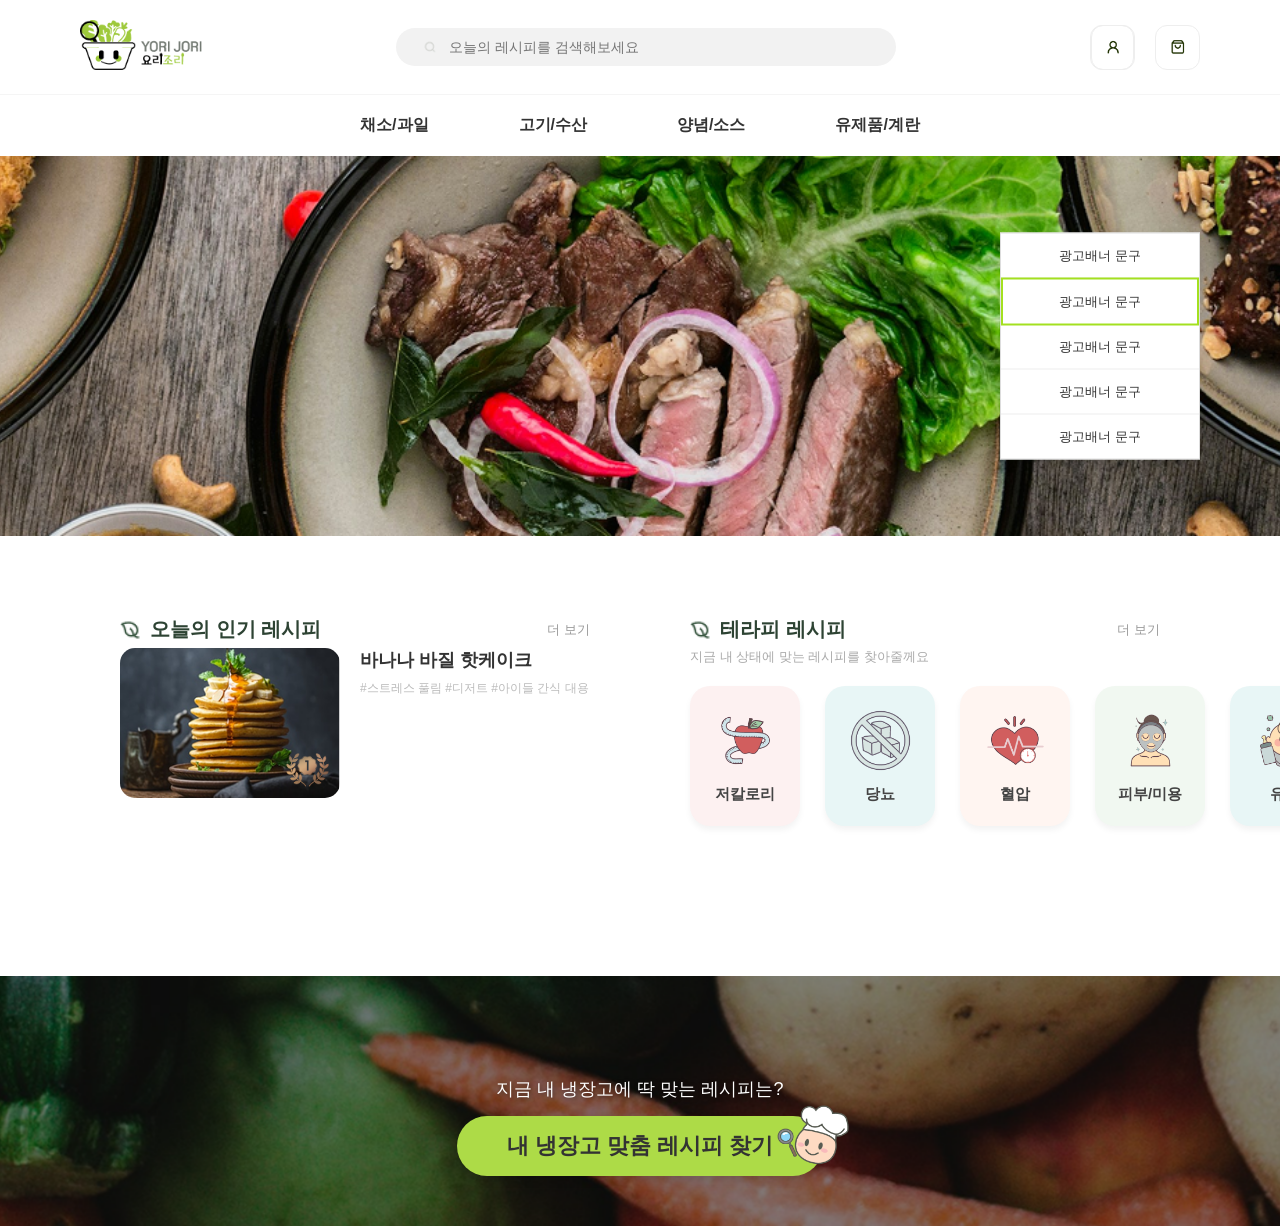
<file: index.html>
<!doctype html>
<html lang="ko">
  <head>
    <meta charset="UTF-8" />
    <meta name="viewport" content="width=device-width, initial-scale=1.0" />
    <title>요리조리</title>
    <link rel="stylesheet" href="styles/styles.css" />
    <script src="js/script.js" defer></script>
  </head>
  <body>
    <header class="main-header">
      <div class="logo">
        <img src="assets/image/main_logo_cook.png" alt="요리조리 로고" />
      </div>
      <div class="search-wrap">
        <img
          src="assets/icons/zoom_icon.png"
          alt="돋보기"
          class="search-icon"
        />
        <input
          type="text"
          class="search-input"
          placeholder="오늘의 레시피를 검색해보세요"
        />
      </div>
      <div class="header-icons">
        <div class="icon-btn">
          <a href="sign.html" class="icon-btn">
            <img
              src="assets/icons/mypage_icon.png"
              alt="마이페이지"
              class="icon-img"
            />
          </a>
        </div>

        <div
          class="icon-btn"
          onclick="location.href = 'shopping.html'"
          style="cursor: pointer"
        >
          <img
            src="assets/icons/shopping_icon.png"
            alt="장바구니"
            class="icon-img"
          />
        </div>
      </div>
    </header>

    <nav class="nav-menu">
      <a href="shopping.html">채소/과일</a>
      <a href="shopping.html">고기/수산</a>
      <a href="shopping.html">양념/소스</a>
      <a href="shopping.html">유제품/계란</a>
    </nav>

    <section class="main-banner">
      <div class="ad-list-box">
        <div class="ad-item">광고배너 문구</div>
        <div class="ad-item active-line">광고배너 문구</div>
        <div class="ad-item">광고배너 문구</div>
        <div class="ad-item">광고배너 문구</div>
        <div class="ad-item">광고배너 문구</div>
      </div>
    </section>
    <!-- 위에는 건들지 말것/////////////////////////////////////////////////////////////// -->

    <!-- 여기부터 인기레시피 테라피 레시피 -->
    <section class="recipe-section">
      <div class="recipe-flex-container">
        <div class="recipe-column">
          <div class="title-bar">
            <h2 class="title-with-icon">
              <img
                src="assets/icons/home_icon_leaft_01.png"
                class="leaf-icon"
              />
              오늘의 인기 레시피
            </h2>
            <span class="more-btn">더 보기</span>
          </div>

          <div class="food-card-layout">
            <div class="food-img-stack">
              <img
                src="assets/image/hom_image_hotcake_01.png"
                class="food-img"
              />
              <img src="assets/icons/no1_cion2.png" class="badge" />
            </div>
            <div class="food-info">
              <h3>
                <a
                  href="recipe_detail.html"
                  style="text-decoration: none; color: inherit; outline: none"
                >
                  바나나 바질 핫케이크
                </a>
              </h3>
              <p class="tag-list">#스트레스 풀림 #디저트 #아이들 간식 대용</p>
            </div>
          </div>
        </div>

        <div class="recipe-column">
          <div class="title-bar">
            <h2 class="title-with-icon">
              <img
                src="assets/icons/home_icon_leaft_01.png"
                class="leaf-icon"
              />
              테라피 레시피
            </h2>
            <span class="more-btn">더 보기</span>
          </div>
          <p class="guide-text">지금 내 상태에 맞는 레시피를 찾아줄께요</p>

          <div class="therapy-grid-box">
            <div class="t-unit">
              <div class="t-circle pink">
                <img src="assets/icons/menu-icon_06.png" />
                <span>저칼로리</span>
              </div>
            </div>

            <div class="t-unit">
              <div class="t-circle blue">
                <img src="assets/icons/menu-icon_05.png" />
                <span>당뇨</span>
              </div>
            </div>

            <div class="t-unit">
              <div class="t-circle orange">
                <img src="assets/icons/menu-icon_04.png" />
                <span>혈압</span>
              </div>
            </div>

            <div class="t-unit">
              <div class="t-circle green">
                <img src="assets/icons/menu-icon_03.png" />
                <span>피부/미용</span>
              </div>
            </div>

            <div class="t-unit">
              <div class="t-circle blue">
                <img src="assets/icons/menu-icon_02.png" />
                <span>유아</span>
              </div>
            </div>

            <div class="t-unit">
              <div class="t-circle green">
                <img src="assets/icons/menu-icon_01.png" />
                <span>소화불량</span>
              </div>
            </div>
          </div>
        </div>
      </div>
    </section>

    <!-- //////////////////////////////////여기까지가 테라피 레시피 인기 레시피 구간///////////////////////////////////////////////// -->
    <section class="fridge-banner-section">
      <div
        class="fridge-banner-bg"
        style="background: none; text-align: center"
      >
        <p class="fridge-guide-text">지금 내 냉장고에 딱 맞는 레시피는?</p>

        <div class="fridge-button" onclick="location.href = 'upload.html'">
          <span>내 냉장고 맞춤 레시피 찾기</span>
          <img
            src="assets/icons/face_icon.png"
            class="cook-character"
            alt="요리사 캐릭터"
          />
        </div>
      </div>
    </section>
    <!-- 여기까지가 하단 내 냉장고 레시피 -->
  </body>
</html>
</file>
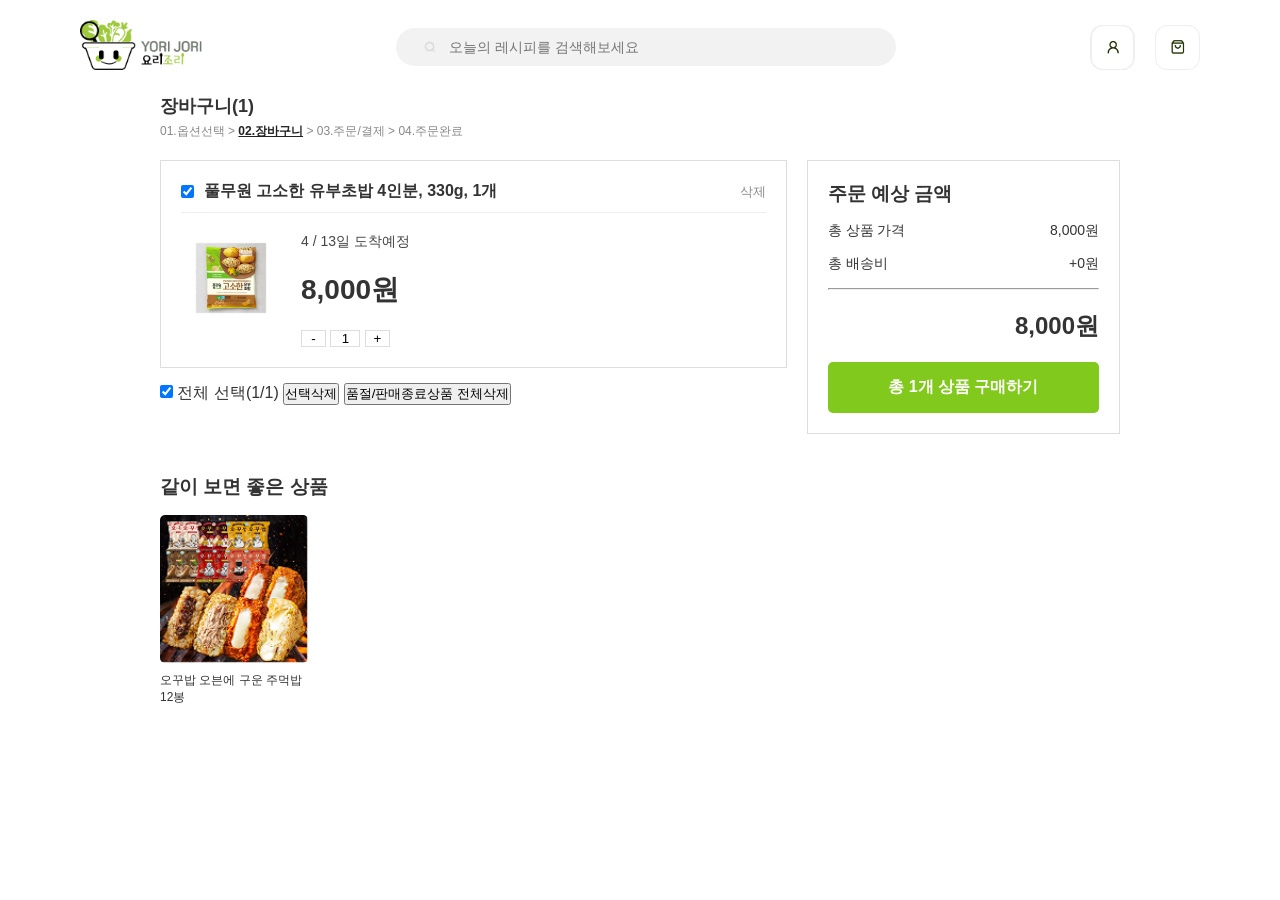
<file: cart.html>
<!doctype html>
<html lang="ko">
  <head>
    <meta charset="UTF-8" />
    <meta name="viewport" content="width=device-width, initial-scale=1.0" />
    <title>구매하기</title>
    <link rel="stylesheet" href="styles/styles.css" />
  </head>
  <body>
    <header class="main-header">
      <div class="logo">
        <a href="index.html">
          <img src="assets/image/main_logo_cook.png" alt="요리조리 로고" />
        </a>
      </div>
      <div class="search-wrap">
        <img
          src="assets/icons/zoom_icon.png"
          alt="돋보기"
          class="search-icon"
        />
        <input
          type="text"
          class="search-input"
          placeholder="오늘의 레시피를 검색해보세요"
        />
      </div>
      <div class="header-icons">
        <div class="icon-btn">
          <a href="sign.html" class="icon-btn">
            <img
              src="assets/icons/mypage_icon.png"
              alt="마이페이지"
              class="icon-img"
            />
          </a>
        </div>
        <div
          class="icon-btn"
          onclick="location.href = 'shopping.html'"
          style="cursor: pointer"
        >
          <img
            src="assets/icons/shopping_icon.png"
            alt="장바구니"
            class="icon-img"
          />
        </div>
      </div>
    </header>
    <!-- 여기까지가 상단 헤더 부분 -->
    <main class="container">
      <!-- [진행 단계 표시 영역] -->
      <div class="breadcrumb">
        <h2>장바구니(1)</h2>
        <p>
          01.옵션선택 > <span class="active">02.장바구니</span> > 03.주문/결제 >
          04.주문완료
        </p>
      </div>

      <div class="cart-content">
        <!-- [왼쪽: 장바구니 상품 리스트] -->
        <section class="cart-left">
          <div class="cart-item-card">
            <div class="item-header">
              <input type="checkbox" checked />
              <span class="product-name"
                >풀무원 고소한 유부초밥 4인분, 330g, 1개</span
              >
              <button class="delete-btn">삭제</button>
            </div>

            <div class="item-body">
              <img
                src="assets/image/found_image_01.png"
                alt="상품이미지"
                class="prod-img"
              />
              <div class="item-info">
                <!-- <p class="option">옵션: 000</p> -->
                <p class="delivery-date">4 / 13일 도착예정</p>
                <p class="price">8,000원</p>
                <div class="quantity-control">
                  <button>-</button>
                  <input type="text" value="1" />
                  <button>+</button>
                </div>
              </div>
            </div>
          </div>

          <!-- 하단 선택/삭제 버튼들 -->
          <div class="cart-actions">
            <label><input type="checkbox" checked /> 전체 선택(1/1)</label>
            <button class="sub-btn">선택삭제</button>
            <button class="sub-btn">품절/판매종료상품 전체삭제</button>
          </div>
        </section>

        <!-- [오른쪽: 결제 예상 금액 창] -->
        <aside class="cart-right">
          <div class="summary-card">
            <h3>주문 예상 금액</h3>
            <div class="summary-row">
              <span>총 상품 가격</span>
              <span>8,000원</span>
            </div>
            <div class="summary-row">
              <span>총 배송비</span>
              <span>+0원</span>
            </div>
            <hr />
            <div class="total-row">
              <span class="total-price">8,000원</span>
            </div>
            <button class="buy-btn">총 1개 상품 구매하기</button>
          </div>
        </aside>
      </div>

      <!-- [하단: 추천 상품 영역] -->
      <section class="recommendations">
        <h3>같이 보면 좋은 상품</h3>
        <div class="rec-grid">
          <!-- 같은 아이템이 반복되므로 하나만 작성 후 복사해서 사용 -->
          <div class="rec-item">
            <img src="assets/image/found_image_02.png" alt="추천상품" />
            <p>오꾸밥 오븐에 구운 주먹밥 12봉</p>
          </div>
          <!-- ... 추가 아이템들 ... -->
        </div>
      </section>
    </main>
  </body>
</html>
</file>
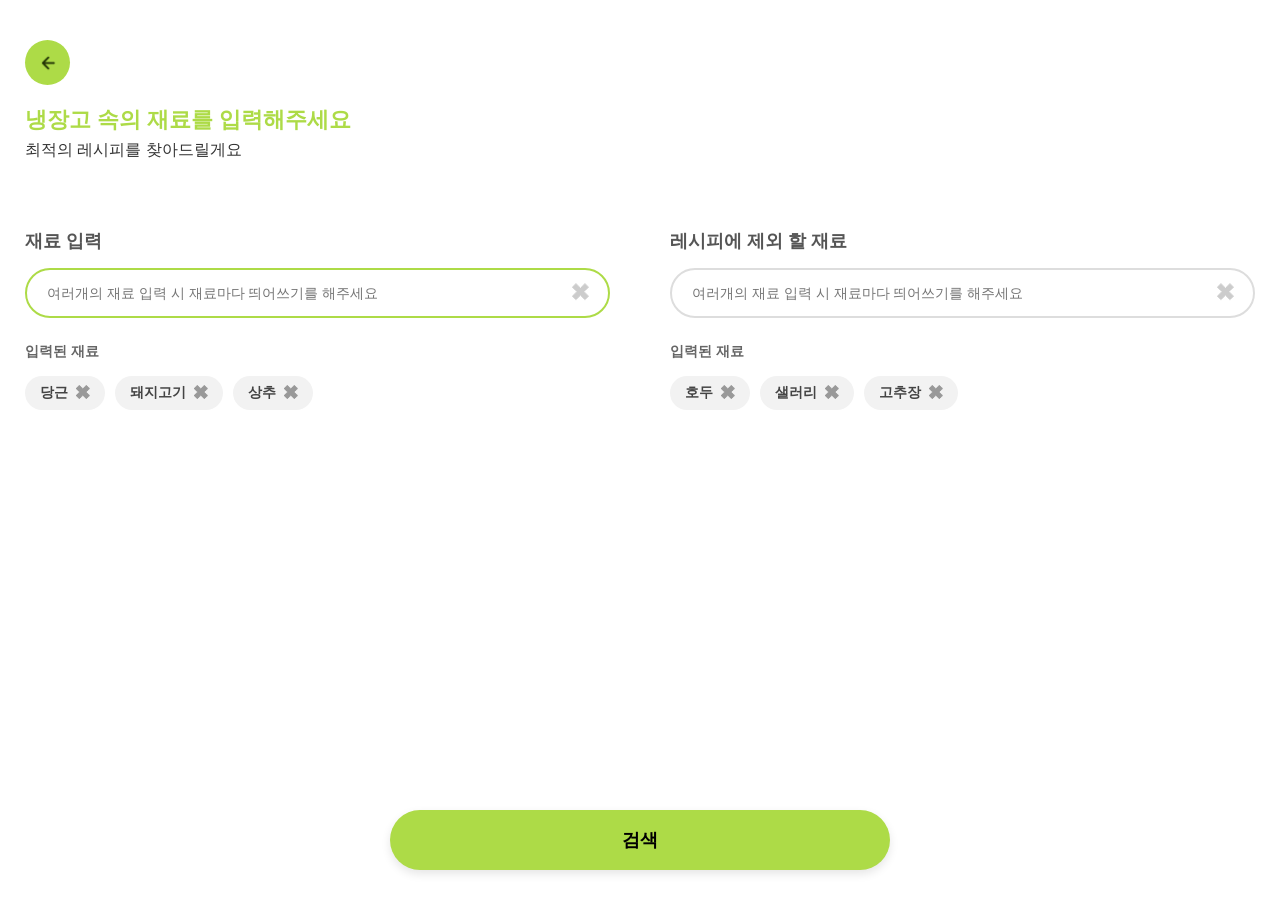
<file: manual_setup.html>
<!doctype html>
<html lang="ko">
  <head>
    <meta charset="UTF-8" />
    <meta name="viewport" content="width=device-width, initial-scale=1.0" />
    <title>요리조리 - 재료 편집</title>
    <script src="js/script.js" defer></script>
    <style>
      /* [1. 기본 스타일 - PC 기준] */
      body {
        margin: 0;
        padding: 0;
        font-family: "LotteMartDream", sans-serif;
        background-color: #ffffff;
        overflow-x: hidden; /* 가로 스크롤 방지 */
      }
      .header-content {
        padding: 40px 25px 10px 25px;
      }
      .back-btn {
        display: flex;
        align-items: center;
        justify-content: center;
        width: 45px;
        height: 45px;
        background-color: #addb47;
        border-radius: 50%;
        text-decoration: none;
        margin-bottom: 20px;
      }
      .back-btn img {
        width: 20px;
      }
      .title-green {
        color: #addb47;
        font-weight: bold;
        font-size: 22px;
        margin: 0;
      }
      .sub-title {
        color: #333;
        font-size: 16px;
        margin: 5px 0 40px 0;
      }

      .main-container {
        display: flex;
        padding: 0 25px;
        gap: 60px;
        margin-bottom: 120px; /* 하단 버튼 공간 확보 */
      }
      .section {
        flex: 1;
      }
      .section-title {
        font-size: 18px;
        font-weight: bold;
        color: #555;
        margin-bottom: 15px;
      }

      .input-wrapper {
        position: relative;
        margin-bottom: 25px;
        display: flex;
        align-items: center;
      }
      .ingredient-input {
        width: 100%;
        padding: 15px 45px 15px 20px;
        border: 2px solid #addb47;
        border-radius: 40px;
        outline: none;
        font-size: 14px;
        box-sizing: border-box;
      }
      .section.exclude .ingredient-input {
        border-color: #ddd;
      }

      .clear-input-btn {
        position: absolute;
        right: 15px;
        color: #ccc;
        cursor: pointer;
        font-size: 18px;
        user-select: none;
        padding: 5px;
      }

      .tag-label {
        font-size: 14px;
        font-weight: bold;
        color: #666;
        margin-bottom: 15px;
      }
      .tag-container {
        display: flex;
        flex-wrap: wrap;
        gap: 10px;
      }

      .tag {
        display: flex;
        align-items: center;
        padding: 8px 15px;
        background-color: #f2f2f2;
        border-radius: 20px;
        font-size: 14px;
        font-weight: bold;
        color: #444;
      }
      .remove-btn {
        margin-left: 8px;
        cursor: pointer;
        color: #999;
      }

      /* 하단 고정 버튼 */
      .bottom-area {
        position: fixed;
        bottom: 30px;
        width: 100%;
        text-align: center;
        z-index: 100;
      }
      .search-btn {
        width: 85%;
        max-width: 500px;
        padding: 18px;
        background-color: #addb47;
        border: none;
        border-radius: 40px;
        font-size: 18px;
        font-weight: bold;
        cursor: pointer;
        box-shadow: 0 4px 10px rgba(0, 0, 0, 0.1);
      }

      /* ============================================================
         [2. 모바일 보정 스타일 - 왼쪽 이미지 디자인 적용]
         ============================================================ */
      @media screen and (max-width: 767px) {
        .header-content {
          padding: 30px 20px 5px 20px;
        }
        .title-green {
          font-size: 18px;
        }
        .sub-title {
          font-size: 14px;
          margin-bottom: 30px;
        }

        /* 가로 2단을 세로 1단으로! */
        .main-container {
          flex-direction: column;
          gap: 40px;
          padding: 0 20px;
        }

        .section-title {
          font-size: 16px;
        }

        .ingredient-input {
          padding: 12px 40px 12px 18px;
          font-size: 13px;
        }

        /* 하단 버튼을 모바일 화면에 맞게 조절 */
        .bottom-area {
          bottom: 20px;
        }
        .search-btn {
          width: 90%;
          padding: 15px;
          font-size: 17px;
        }
      }
    </style>
  </head>
  <body>
    <div class="header-content">
      <a href="upload.html" class="back-btn">
        <!-- 뒤로가기 아이콘 경로 확인용 -->
        <img src="assets/icons/back icon.png" alt="뒤로가기" />
      </a>
      <p class="title-green">냉장고 속의 재료를 입력해주세요</p>
      <p class="sub-title">최적의 레시피를 찾아드릴게요</p>
    </div>

    <div class="main-container">
      <!-- 왼쪽 구역: 재료 입력 -->
      <div class="section" id="include-section">
        <p class="section-title">재료 입력</p>
        <div class="input-wrapper">
          <input
            type="text"
            class="ingredient-input"
            placeholder="여러개의 재료 입력 시 재료마다 띄어쓰기를 해주세요"
          />
          <span class="clear-input-btn">✖</span>
        </div>
        <p class="tag-label">입력된 재료</p>
        <div class="tag-container" id="include-tags">
          <!-- 예시 태그 (이미지 디자인용) -->
          <div class="tag">당근 <span class="remove-btn">✖</span></div>
          <div class="tag">돼지고기 <span class="remove-btn">✖</span></div>
          <div class="tag">상추 <span class="remove-btn">✖</span></div>
        </div>
      </div>

      <!-- 오른쪽 구역: 제외할 재료 -->
      <div class="section exclude" id="exclude-section">
        <p class="section-title">레시피에 제외 할 재료</p>
        <div class="input-wrapper">
          <input
            type="text"
            class="ingredient-input"
            placeholder="여러개의 재료 입력 시 재료마다 띄어쓰기를 해주세요"
          />
          <span class="clear-input-btn">✖</span>
        </div>
        <p class="tag-label">입력된 재료</p>
        <div class="tag-container" id="exclude-tags">
          <!-- 예시 태그 (이미지 디자인용) -->
          <div class="tag">호두 <span class="remove-btn">✖</span></div>
          <div class="tag">샐러리 <span class="remove-btn">✖</span></div>
          <div class="tag">고추장 <span class="remove-btn">✖</span></div>
        </div>
      </div>
    </div>

    <!-- 하단 고정 검색 버튼 -->
    <div class="bottom-area">
      <button class="search-btn" onclick="location.href = 'recipe_search.html'">
        검색
      </button>
    </div>
  </body>
</html>
</file>
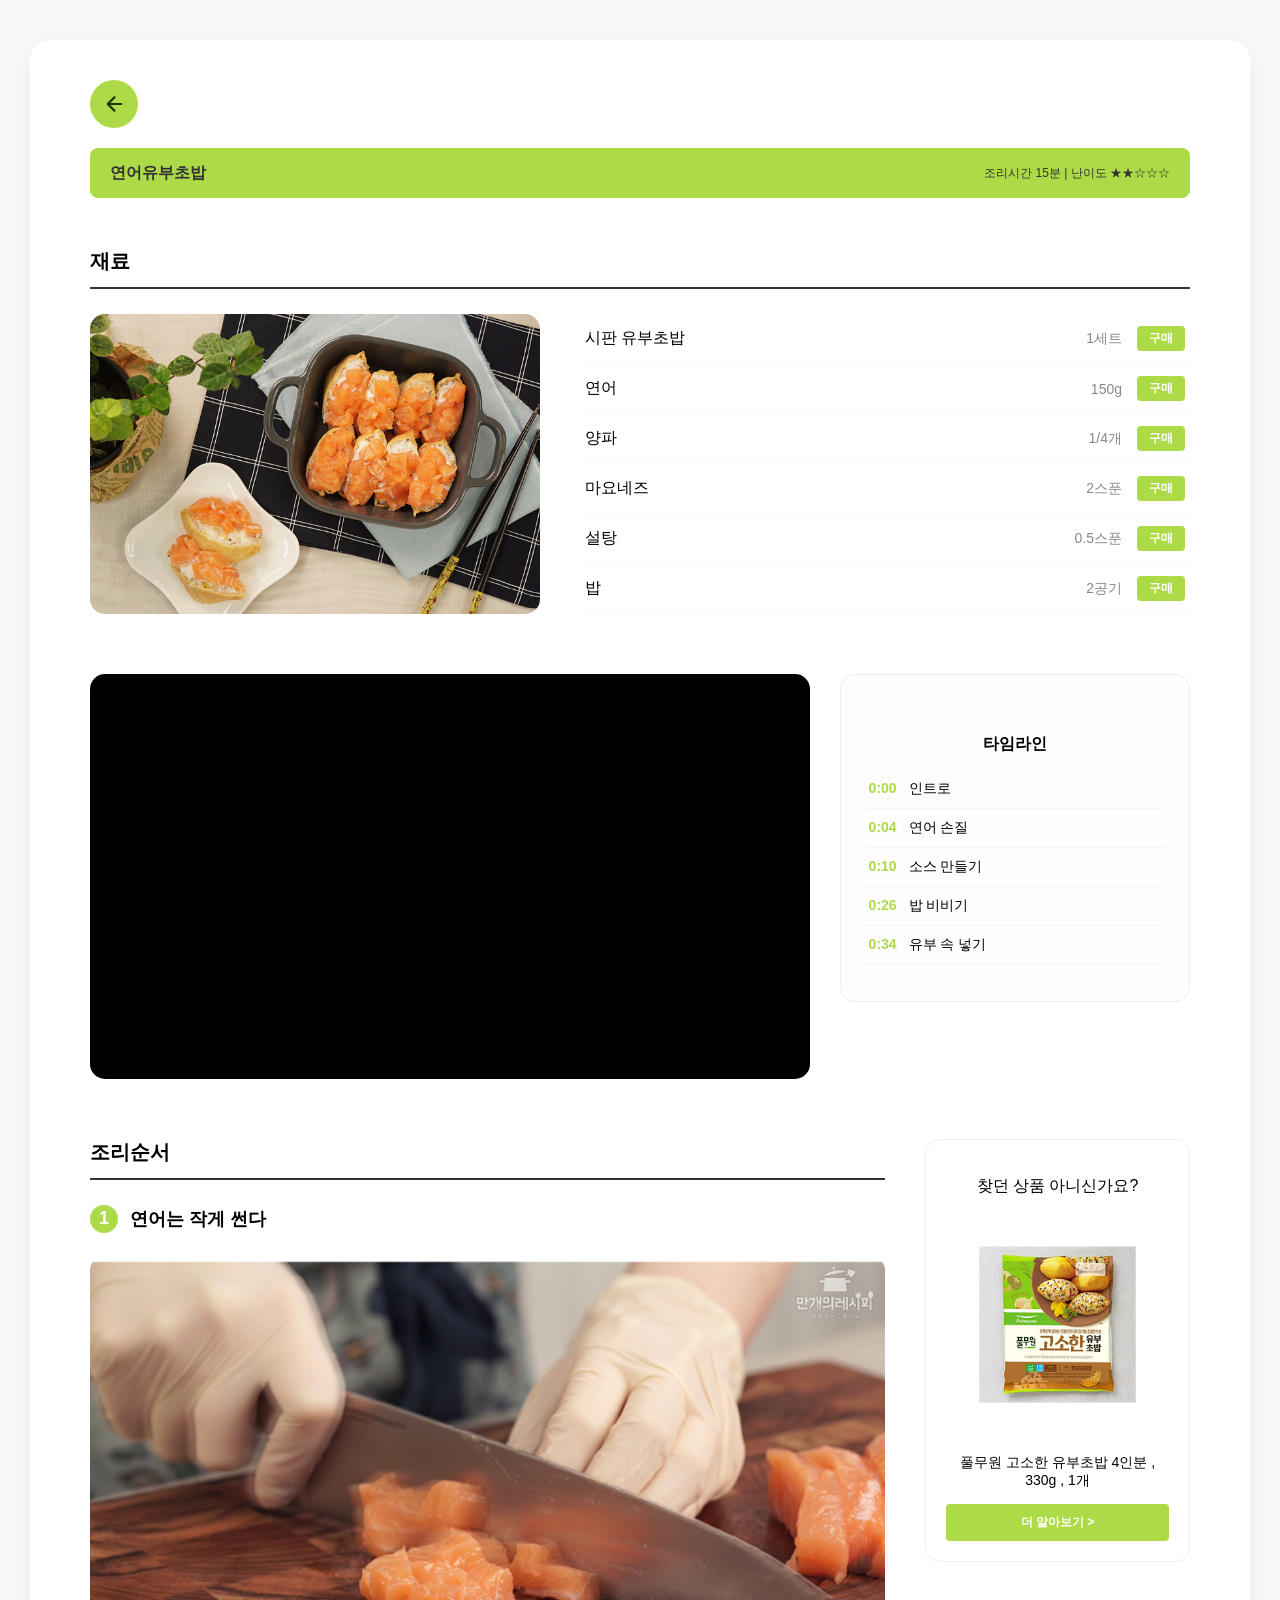
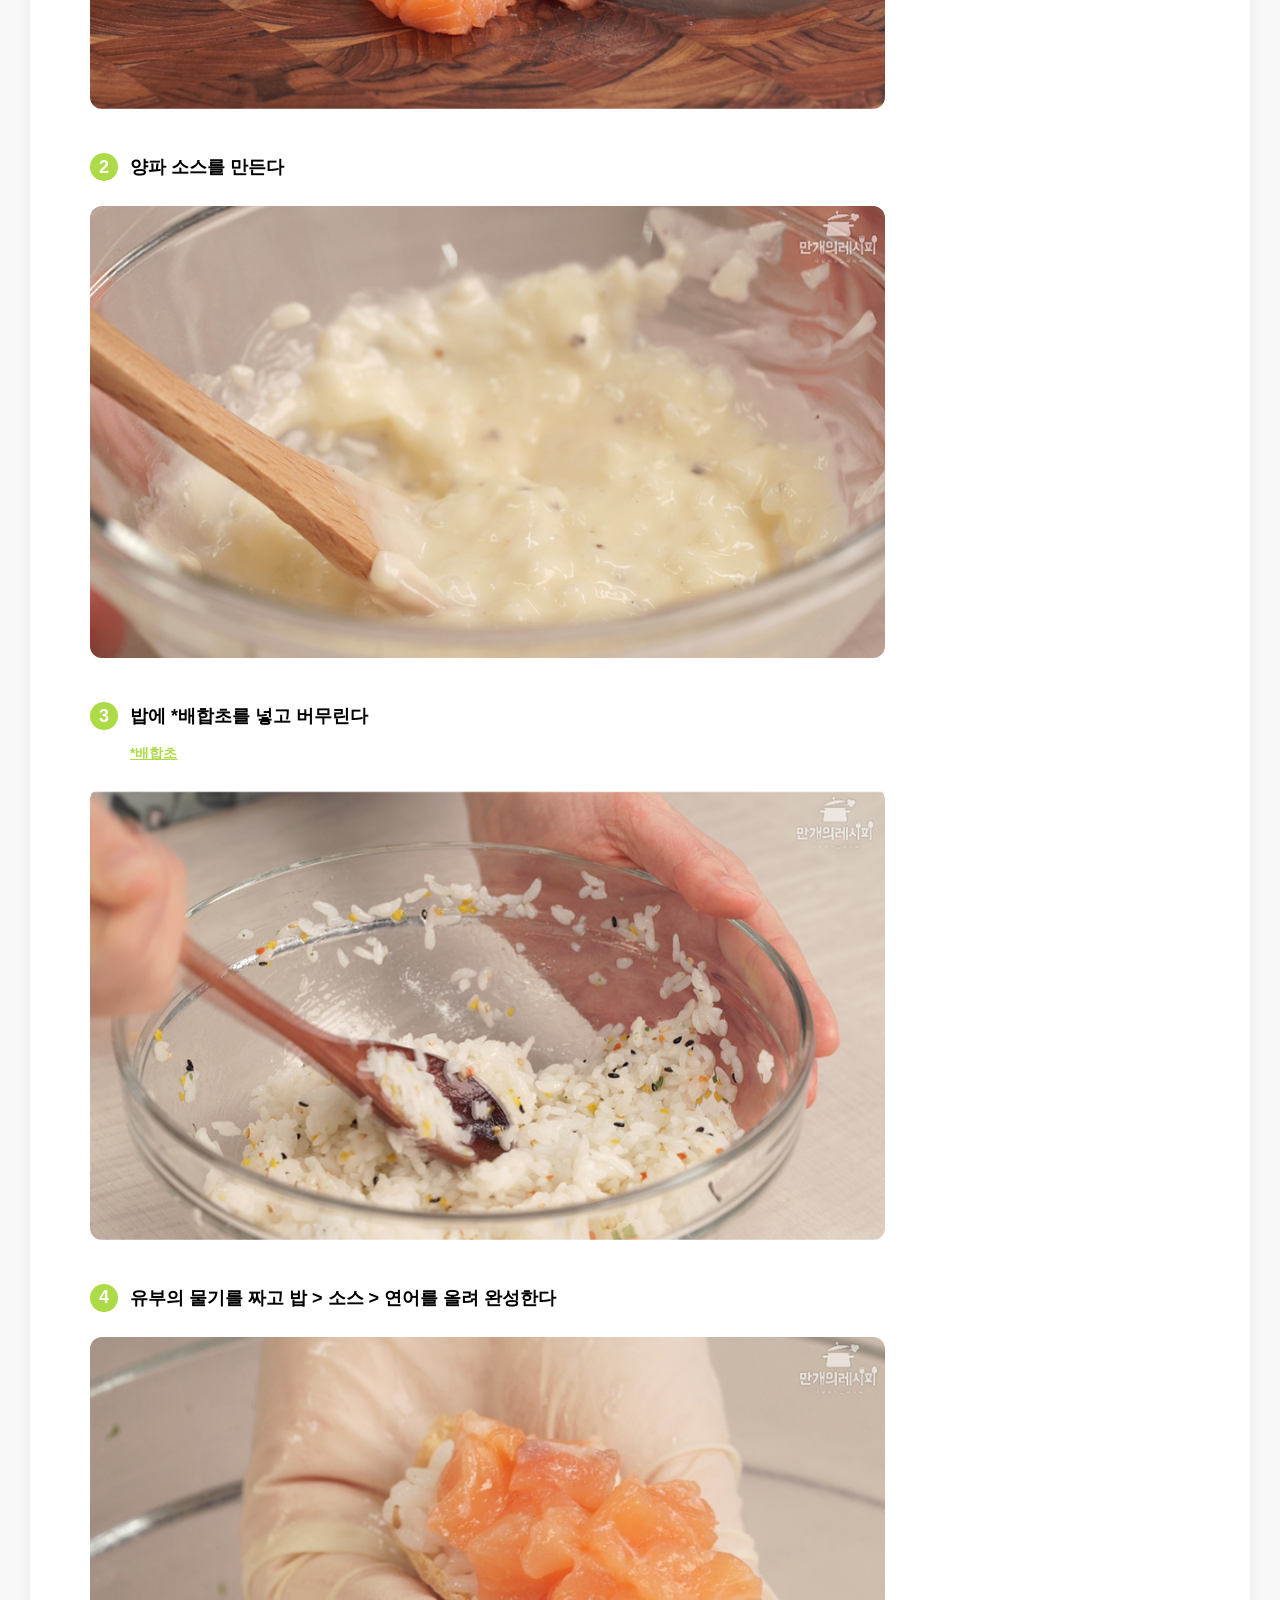
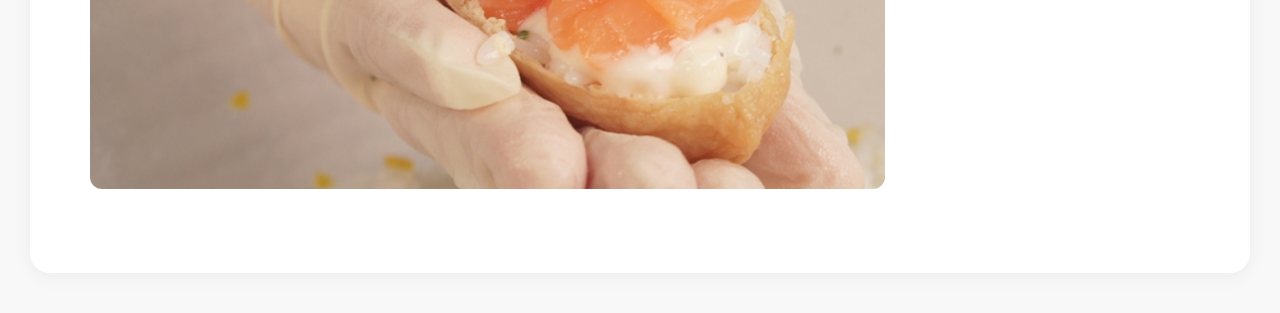
<file: recipe_detail.html>
<!doctype html>
<html lang="ko">
  <head>
    <meta charset="UTF-8" />
    <meta name="viewport" content="width=device-width, initial-scale=1.0" />
    <title>요리조리 - 연어유부초밥 레시피</title>

    <script src="js/script.js" defer></script>
    <style>
      /* 1. 기본 설정 */
      body {
        margin: 0;
        padding: 0;
        background-color: #f8f8f8;
        font-family: "Pretendard", sans-serif;
      }

      .container {
        max-width: 1100px;
        margin: 40px auto;
        padding: 40px 60px;
        background-color: #ffffff;
        border-radius: 20px;
        box-shadow: 0 4px 20px rgba(0, 0, 0, 0.05);
      }

      /* 2. 상단 헤더 (백버튼 + 녹색바) */
      .header-content-recipe {
        padding: 0 0 20px 0;
      }

      .back-btn {
        display: flex;
        align-items: center;
        justify-content: center;
        width: 48px;
        height: 48px;
        background-color: #addb47;
        border-radius: 50%;
        text-decoration: none;
        margin-bottom: 20px;
      }

      .back-btn img {
        width: 24px;
        height: auto;
      }

      .top-green-line {
        width: 100%;
        height: 50px;
        background-color: #addb47;
        border-radius: 8px;
        margin-bottom: 30px;
        display: flex;
        align-items: center;
        padding: 0 20px;
        box-sizing: border-box;
        color: #333;
        font-weight: bold;
      }

      /* 3. 섹션 헤더 & 화살표 (연두색 원형 테두리 적용) */
      .section-header {
        font-size: 20px;
        font-weight: bold;
        margin-bottom: 25px;
        border-bottom: 2px solid #333;
        padding-bottom: 12px;
        display: flex;
        justify-content: space-between;
        align-items: center;
      }

      .arrow-wrap {
        display: flex !important;
        align-items: center;
        justify-content: center;
        width: 32px;
        height: 32px;
        border: 2px solid #addb47;
        border-radius: 50%;
        background-color: #fff;
        cursor: pointer;
      }

      .header-arrow {
        width: 14px !important;
        height: auto;
      }

      /* 4. 재료 섹션 레이아웃 */
      .ingredients-flex {
        display: flex;
        gap: 40px;
        margin-bottom: 60px;
      }
      /* 재료 클릭시 숨기는 히든 작업 */
      /* 접혔을 때 숨기는 스타일 */
      .ingredients-flex.hidden {
        display: none !important; /* 완전히 사라지게 함 */
      }

      /* 화살표 회전 효과 (선택사항: 접혔을 때 화살표 방향 변경) */
      .arrow-wrap.collapsed img {
        transform: rotate(-90deg); /* 화살표를 옆으로 돌림 */
        transition: transform 0.3s;
      }

      .main-img {
        width: 450px !important;
        height: 300px !important;
        object-fit: cover;
        border-radius: 15px;
      }

      .ing-list {
        flex: 1;
        list-style: none;
        padding: 0;
        margin: 0;
      }

      .ing-item {
        display: flex;
        justify-content: space-between;
        align-items: center;
        padding: 12px 5px;
        border-bottom: 1px solid #f9f9f9;
      }

      .ing-side {
        display: flex;
        align-items: center;
        gap: 15px;
      }
      .unit-text {
        color: #888;
        font-size: 14px;
      }
      .buy-btn {
        background-color: #addb47;
        color: white;
        border: none;
        padding: 4px 12px;
        border-radius: 4px;
        font-size: 12px;
        font-weight: bold;
        cursor: pointer;
      }

      /* 5. 영상 및 타임라인 */
      .video-timeline-flex {
        display: flex;
        gap: 30px;
        margin-bottom: 60px;
        align-items: flex-start;
      }

      .video-main-box {
        flex: 7;
      }

      .video-container {
        position: relative;
        padding-bottom: 56.25%;
        height: 0;
        border-radius: 15px;
        overflow: hidden;
        background: #000;
      }

      .video-container iframe {
        position: absolute;
        top: 0;
        left: 0;
        width: 100%;
        height: 100%;
      }

      .timeline-box {
        flex: 3;
        background: #fdfdfd;
        border: 1px solid #eee;
        border-radius: 15px;
        padding: 20px;
        text-align: center;
      }

      .timeline-list {
        list-style: none;
        padding: 0;
        margin-top: 15px;
        text-align: left;
      }
      .timeline-list li {
        padding: 10px 8px;
        border-bottom: 1px solid #f5f5f5;
        font-size: 14px;
        cursor: pointer;
        border-radius: 6px;
      }
      .timeline-list li:hover {
        background-color: #f4f9e9;
      }
      .time-point {
        color: #addb47;
        font-weight: bold;
        margin-right: 8px;
      }

      /* 6. 조리순서 및 사이드바 */
      .step-container {
        display: flex;
        gap: 40px;
      }
      .steps {
        flex: 3;
      }
      .step-block {
        margin-bottom: 40px;
      }
      .step-title {
        font-size: 18px;
        font-weight: bold;
        margin-bottom: 15px;
        display: flex;
        align-items: center;
      }
      .step-num {
        background: #addb47;
        color: white;
        width: 28px;
        height: 28px;
        border-radius: 50%;
        display: flex;
        justify-content: center;
        align-items: center;
        margin-right: 12px;
      }
      .tip-text {
        color: #addb47;
        font-size: 14px;
        font-weight: bold;
        text-decoration: underline;
        margin-left: 40px;
        margin-bottom: 15px;
      }
      .step-img {
        width: 100%;
        border-radius: 12px;
        margin-top: 10px;
      }

      .ad-sidebar {
        flex: 1;
        min-width: 200px;
      }
      .ad-card {
        border: 1px solid #eee;
        padding: 20px;
        text-align: center;
        position: sticky;
        top: 20px;
        border-radius: 15px;
        background: #fff;
      }
    </style>
  </head>
  <body>
    <div class="container">
      <div class="header-content-recipe">
        <a href="index.html" class="back-btn">
          <img src="assets/icons/back icon.png" alt="뒤로가기" />
        </a>
        <div class="top-green-line">
          연어유부초밥
          <span style="margin-left: auto; font-size: 12px; font-weight: normal">
            조리시간 15분 | 난이도 ★★☆☆☆
          </span>
        </div>
      </div>

      <div class="section-header">재료</div>

      <div class="ingredients-flex">
        <img
          src="assets/image/cook_01.png"
          class="main-img"
          alt="완성 이미지"
        />
        <ul class="ing-list">
          <li class="ing-item">
            <span>시판 유부초밥</span>
            <div class="ing-side">
              <span class="unit-text">1세트</span
              ><button class="buy-btn">구매</button>
            </div>
          </li>
          <li class="ing-item">
            <span>연어</span>
            <div class="ing-side">
              <span class="unit-text">150g</span
              ><button class="buy-btn">구매</button>
            </div>
          </li>
          <li class="ing-item">
            <span>양파</span>
            <div class="ing-side">
              <span class="unit-text">1/4개</span
              ><button class="buy-btn">구매</button>
            </div>
          </li>
          <li class="ing-item">
            <span>마요네즈</span>
            <div class="ing-side">
              <span class="unit-text">2스푼</span
              ><button class="buy-btn">구매</button>
            </div>
          </li>
          <li class="ing-item">
            <span>설탕</span>
            <div class="ing-side">
              <span class="unit-text">0.5스푼</span
              ><button class="buy-btn">구매</button>
            </div>
          </li>
          <li class="ing-item">
            <span>밥</span>
            <div class="ing-side">
              <span class="unit-text">2공기</span
              ><button class="buy-btn">구매</button>
            </div>
          </li>
        </ul>
      </div>

      <div class="video-timeline-flex">
        <div class="video-main-box">
          <div class="video-container">
            <iframe
              id="recipe-video"
              src="https://www.youtube.com/embed/5W9qv7_Rs5E?enablejsapi=1"
              frameborder="0"
              allowfullscreen
            ></iframe>
          </div>
        </div>

        <div class="timeline-box">
          <img src="assets/icons/view_icon.png" width="30" alt="타임라인" />
          <p style="font-weight: bold; margin: 5px 0">타임라인</p>
          <ul class="timeline-list">
            <li onclick="seekTo(0)">
              <span class="time-point">0:00</span> 인트로
            </li>
            <li onclick="seekTo(4)">
              <span class="time-point">0:04</span> 연어 손질
            </li>
            <li onclick="seekTo(10)">
              <span class="time-point">0:10</span> 소스 만들기
            </li>
            <li onclick="seekTo(26)">
              <span class="time-point">0:26</span> 밥 비비기
            </li>
            <li onclick="seekTo(34)">
              <span class="time-point">0:34</span> 유부 속 넣기
            </li>
          </ul>
        </div>
      </div>

      <div class="step-container">
        <div class="steps">
          <div class="section-header">조리순서</div>
          <div class="step-block">
            <div class="step-title">
              <span class="step-num">1</span> 연어는 작게 썬다
            </div>
            <img src="assets/image/cook_02.png" class="step-img" />
          </div>
          <div class="step-block">
            <div class="step-title">
              <span class="step-num">2</span> 양파 소스를 만든다
            </div>
            <img src="assets/image/cook_03.png" class="step-img" />
          </div>
          <div class="step-block">
            <div class="step-title">
              <span class="step-num">3</span> 밥에 *배합초를 넣고 버무린다
            </div>
            <div class="tip-text">*배합초</div>
            <img src="assets/image/cook_04.png" class="step-img" />
          </div>
          <div class="step-block">
            <div class="step-title">
              <span class="step-num">4</span> 유부의 물기를 짜고 밥 > 소스 >
              연어를 올려 완성한다
            </div>
            <img src="assets/image/cook_05.png" class="step-img" />
          </div>
        </div>

        <aside class="ad-sidebar">
          <div class="ad-card">
            <p style="color: #000; font-size: 12px font-weight:800;">
              찾던 상품 아니신가요?
            </p>
            <img
              src="assets/image/found_image_01.png"
              style="width: 100%; border-radius: 8px"
            />
            <p style="font-size: 14px">
              풀무원 고소한 유부초밥 4인분 , 330g , 1개
            </p>

            <a
              href="shopping.html"
              class="buy-btn"
              style="
                display: block;
                width: 100%;
                padding: 10px;
                margin-top: 10px;
                text-align: center;
                text-decoration: none;
                box-sizing: border-box;
              "
            >
              더 알아보기 >
            </a>
          </div>
        </aside>
      </div>
    </div>

    <script>
      function seekTo(seconds) {
        const iframe = document.getElementById("recipe-video");
        iframe.contentWindow.postMessage(
          JSON.stringify({
            event: "command",
            func: "seekTo",
            args: [seconds, true],
          }),
          "*",
        );
        iframe.contentWindow.postMessage(
          JSON.stringify({
            event: "command",
            func: "playVideo",
            args: "",
          }),
          "*",
        );
      }
    </script>
  </body>
</html>
</file>
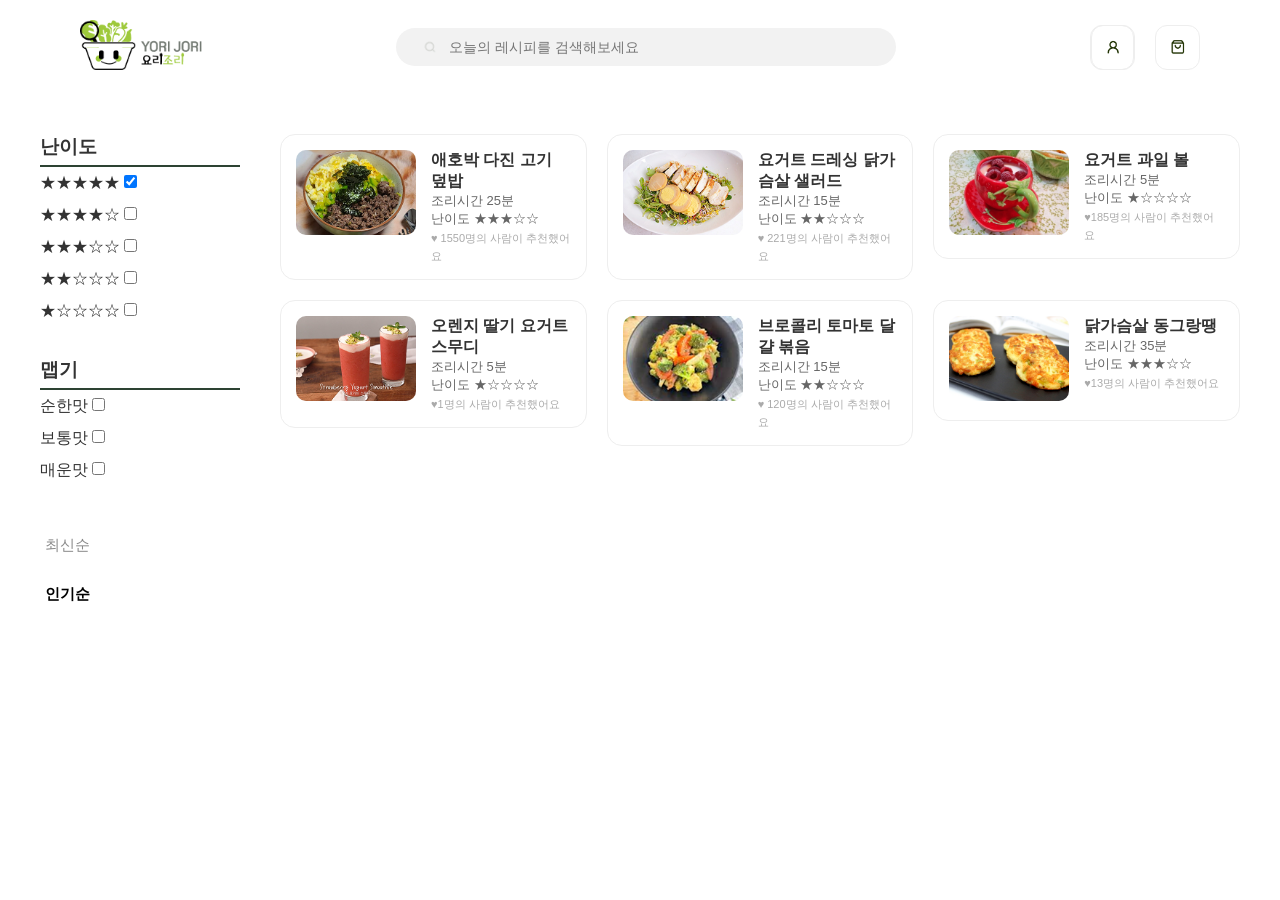
<file: recipe_search.html>
<!doctype html>
<html lang="ko">
  <head>
    <meta charset="UTF-8" />
    <meta name="viewport" content="width=device-width, initial-scale=1.0" />
    <title>요리조리 - 레시피 검색결과</title>
    <link rel="stylesheet" href="styles/styles.css" />
    <script src=js/script.js></script>
  </head>

  <body>
    <header class="main-header">
      <div class="logo">
        <a href="index.html">
          <img src="assets/image/main_logo_cook.png" alt="요리조리 로고" />
        </a>
      </div>

      <div class="search-wrap">
        <img
          src="assets/icons/zoom_icon.png"
          alt="돋보기"
          class="search-icon"
        />
        <input
          type="text"
          class="search-input"
          placeholder="오늘의 레시피를 검색해보세요"
        />
      </div>
      <div class="header-icons">
        <div class="icon-btn">
          <a href="sign.html" class="icon-btn">
          <img
            src="assets/icons/mypage_icon.png"
            alt="마이페이지"
            class="icon-img"
          />
          </a>
        </div>
        <div
          class="icon-btn"
          onclick="location.href = 'shopping.html'"
          style="cursor: pointer"
        >
          <img
            src="assets/icons/shopping_icon.png"
            alt="장바구니"
            class="icon-img"
          />
        </div>
      </div>
    </header>

    <section class="search-result-section">
      <div
        class="search-container"
        style="display: flex; gap: 40px; padding: 40px"
      >
        <aside class="filter-sidebar" style="width: 200px">
          <div class="filter-group">
            <h3 style="border-bottom: 2px solid #2d4333; padding-bottom: 5px">
              난이도
            </h3>
            <ul style="list-style: none; padding: 0; line-height: 2">
              <li>
                <label>★★★★★ <input type="checkbox" checked /></label>
              </li>
              <li>
                <label>★★★★☆ <input type="checkbox" /></label>
              </li>
              <li>
                <label>★★★☆☆ <input type="checkbox" /></label>
              </li>
              <li>
                <label>★★☆☆☆ <input type="checkbox" /></label>
              </li>
              <li>
                <label>★☆☆☆☆ <input type="checkbox" /></label>
              </li>
            </ul>
          </div>

          <div class="filter-group" style="margin-top: 30px">
            <h3 style="border-bottom: 2px solid #2d4333; padding-bottom: 5px">
              맵기
            </h3>
            <ul style="list-style: none; padding: 0; line-height: 2">
              <li>
                <label>순한맛 <input type="checkbox" /></label>
              </li>
              <li>
                <label>보통맛 <input type="checkbox" /></label>
              </li>
              <li>
                <label>매운맛 <input type="checkbox" /></label>
              </li>
            </ul>
          </div>

          <div
            class="sort-options"
            style="margin-top: 50px; color: #888; cursor: pointer"
          >
            <p>최신순</p>
            <p style="color: #000; font-weight: bold">인기순</p>
          </div>
        </aside>

        <main class="recipe-results" style="flex: 1">
          <div
            class="recipe-grid"
            style="
              display: grid;
              grid-template-columns: repeat(3, 3fr);
              gap: 20px;
            "
          >
            <a href="recipe_detail.html" style="text-decoration: none; color: inherit; display: block;">
  <div
    class="recipe-card-horizontal"
    style="
      display: flex;
      border: 1px solid #eee;
      border-radius: 15px;
      padding: 15px;
      background: #fff;
      cursor: pointer; /* 마우스 올리면 손가락 모양으로 변경 */
    "
  >
    <div class="card-img-box">
      <img
        src="assets/image/recipe_image_item02.png"
        alt="스무디"
        style="width: 120px; border-radius: 10px"
      />
    </div>
    <div class="card-info-box" style="margin-left: 15px">
      <h4 style="margin: 0">애호박 다진 고기 덮밥</h4>
      <p style="font-size: 13px; color: #666">
        조리시간 25분 <br />
        난이도 ★★★☆☆
      </p>
      <span style="font-size: 11px; color: #aaa">
        ♥ <span class="heart-count">1550</span>명의 사람이 추천했어요
      </span>
    </div>
  </div>
</a>

<a href="recipe_detail.html" style="text-decoration: none; color: inherit; display: block;">

  <div
    class="recipe-card-horizontal"
    style="
      display: flex;
      border: 1px solid #eee;
      border-radius: 15px;
      padding: 15px;
      background: #fff;
      cursor: pointer; /* 마우스 올리면 클릭 가능함을 표시 */
    "
  >
    <div class="card-img-box">
      <img
        src="assets/image/recipe_image_item01.png"
        alt="샐러드"
        style="width: 120px; border-radius: 10px"
      />
    </div>
    <div class="card-info-box" style="margin-left: 15px">
      <h4 style="margin: 0">요거트 드레싱 닭가슴살 샐러드</h4>
      <p style="font-size: 13px; color: #666">
        조리시간 15분 <br />
        난이도 ★★☆☆☆
      </p>
      <span style="font-size: 11px; color: #aaa">
        ♥ <span class="heart-count">221</span>명의 사람이 추천했어요
      </span>
    </div>
  </div>

</a>

<a href="recipe_detail.html" style="text-decoration: none; color: inherit; display: block;">
  <div
    class="recipe-card-horizontal"
    style="
      display: flex;
      border: 1px solid #eee;
      border-radius: 15px;
      padding: 15px;
      background: #fff;
      cursor: pointer;
    "
  >
    <div class="card-img-box">
      <img
        src="assets/image/recipe_image_item04.png"
        alt="요거트볼"
        style="width: 120px; border-radius: 10px"
      />
    </div>

    <div class="card-info-box" style="margin-left: 15px">
      <h4 style="margin: 0">요거트 과일 볼</h4>
      <p style="font-size: 13px; color: #666">
        조리시간 5분 <br />
        난이도 ★☆☆☆☆
      </p>
      <span style="font-size: 11px; color: #aaa">
        ♥<span class="heart-count">185</span>명의 사람이 추천했어요
      </span>
    </div>
  </div>
</a>
            <!-- 카드 복사 앞부분 -->
           <a href="recipe_detail.html" style="text-decoration: none; color: inherit; display: block;">
  <div
    class="recipe-card-horizontal"
    style="
      display: flex;
      border: 1px solid #eee;
      border-radius: 15px;
      padding: 15px;
      background: #fff;
      cursor: pointer;
    "
  >
    <div class="card-img-box">
      <img
        src="assets/image/recipe_image_strawberry.png"
        alt="딸기 스무디"
        style="width: 120px; border-radius: 10px"
      />
    </div>

    <div class="card-info-box" style="margin-left: 15px">
      <h4 style="margin: 0">오렌지 딸기 요거트 스무디</h4>
      <p style="font-size: 13px; color: #666">
        조리시간 5분 <br />
        난이도 ★☆☆☆☆
      </p>
      <span style="font-size: 11px; color: #aaa">
        ♥<span class="heart-count">1</span>명의 사람이 추천했어요
      </span>
    </div>
  </div>
</a>
            <!-- 카드 복사 여기 안까지 -->

            <!-- 카드 복사 앞부분 -->
         <a href="recipe_detail.html" style="text-decoration: none; color: inherit; display: block;">
  <div
    class="recipe-card-horizontal"
    style="
      display: flex;
      border: 1px solid #eee;
      border-radius: 15px;
      padding: 15px;
      background: #fff;
      cursor: pointer;
    "
  >
    <div class="card-img-box">
      <img
        src="assets/image/recipe_image_item05.png"
        alt="토마토달걀볶음"
        style="width: 120px; border-radius: 10px"
      />
    </div>

    <div class="card-info-box" style="margin-left: 15px">
      <h4 style="margin: 0">브로콜리 토마토 달걀 볶음</h4>
      <p style="font-size: 13px; color: #666">
        조리시간 15분 <br />
        난이도 ★★☆☆☆
      </p>
      <span style="font-size: 11px; color: #aaa">
        ♥ <span class="heart-count">120</span>명의 사람이 추천했어요
      </span>
    </div>
  </div>
</a>
            <!-- 카드 복사 여기 안까지 -->

            <!-- 카드 복사 앞부분 -->
          <a href="recipe_detail.html" style="text-decoration: none; color: inherit; display: block;">
  <div
    class="recipe-card-horizontal"
    style="
      display: flex;
      border: 1px solid #eee;
      border-radius: 15px;
      padding: 15px;
      background: #fff;
      cursor: pointer;
    "
  >
    <div class="card-img-box">
      <img
        src="assets/image/recipe_image_item03.png"
        alt="닭가슴살 동그랑땡"
        style="width: 120px; border-radius: 10px"
      />
    </div>

    <div class="card-info-box" style="margin-left: 15px">
      <h4 style="margin: 0">닭가슴살 동그랑땡</h4>
      <p style="font-size: 13px; color: #666">
        조리시간 35분 <br />
        난이도 ★★★☆☆
      </p>
      <span style="font-size: 11px; color: #aaa">
        ♥<span class="heart-count">13</span>명의 사람이 추천했어요
      </span>
    </div>
  </div>
</a>
            <!-- 카드 복사 여기 안까지 -->
          </div>
        </main>
      </div>
    </section>

    <div
      class="bottom-action-area"
      style="
        text-align: center;
        padding: 50px 0;
        display: flex;
        justify-content: center;
        gap: 20px;
      "
    ></div>
  </body>
</html>
</file>
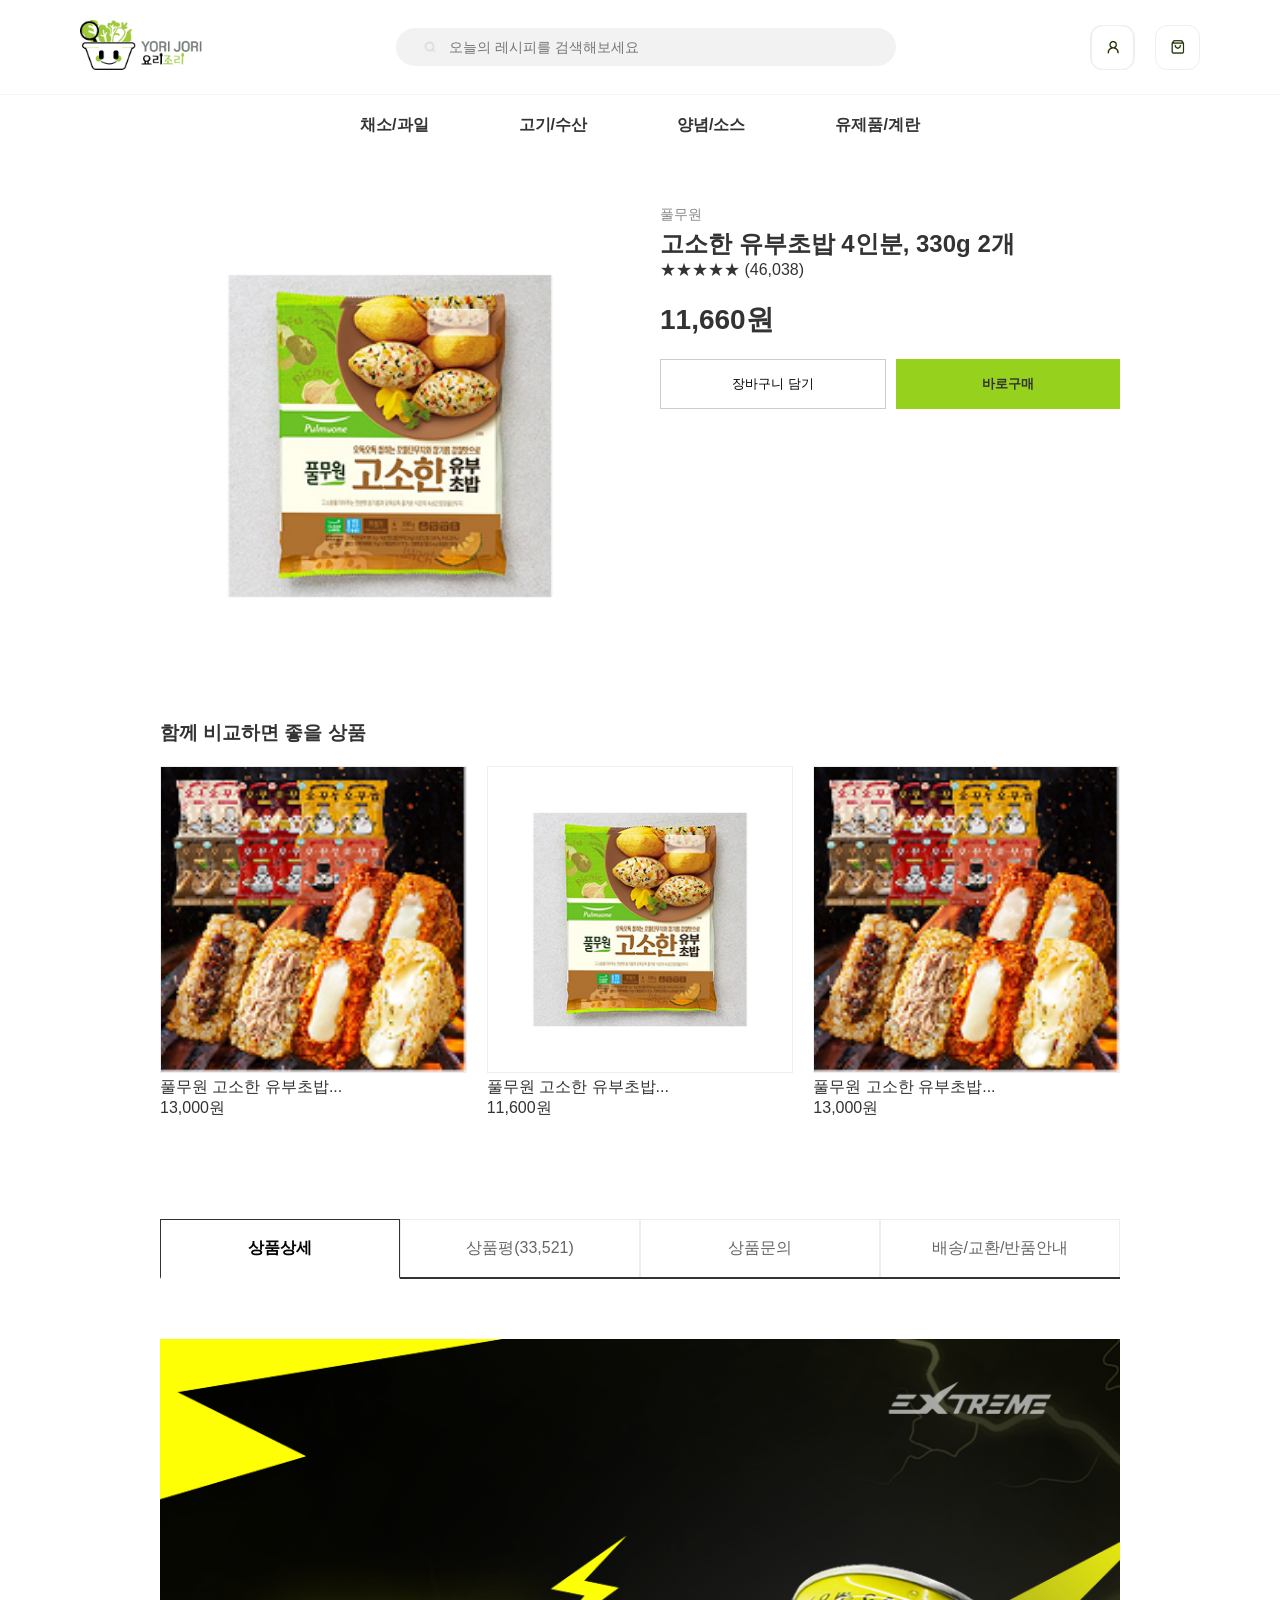
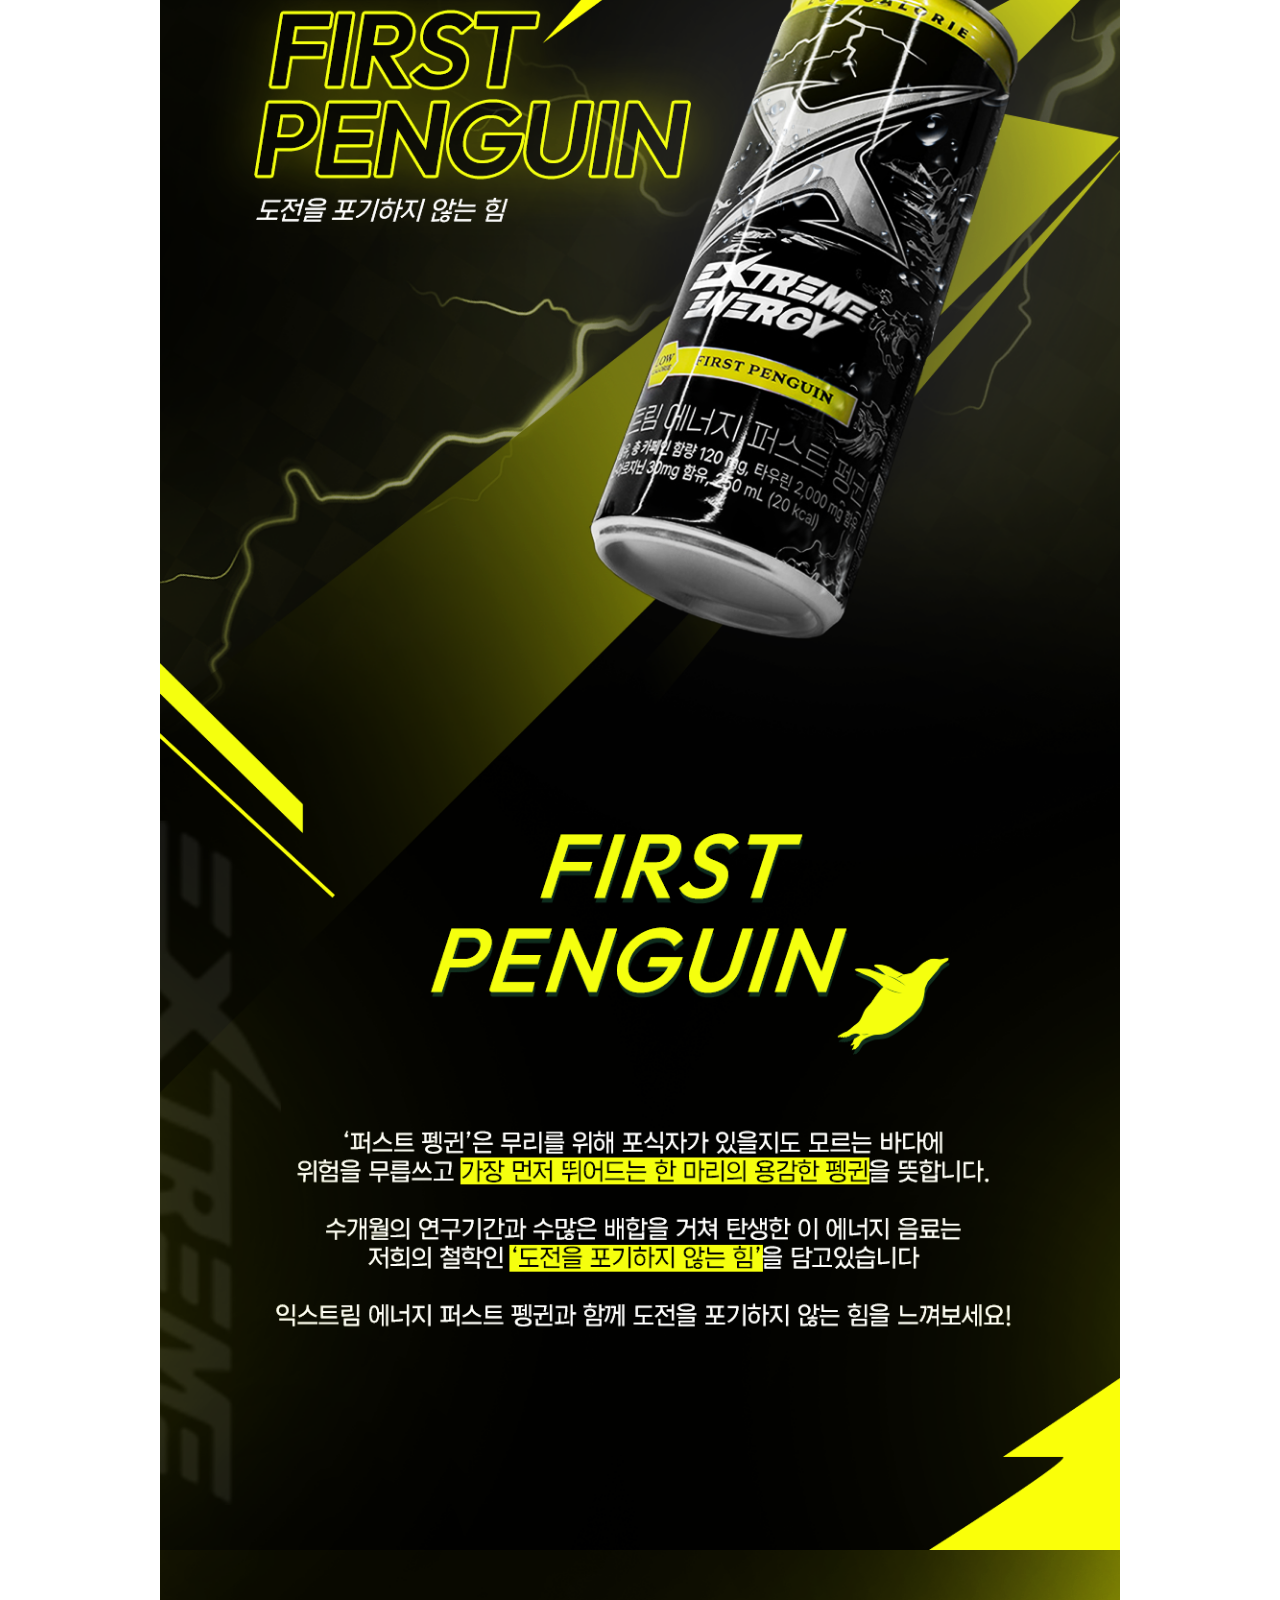
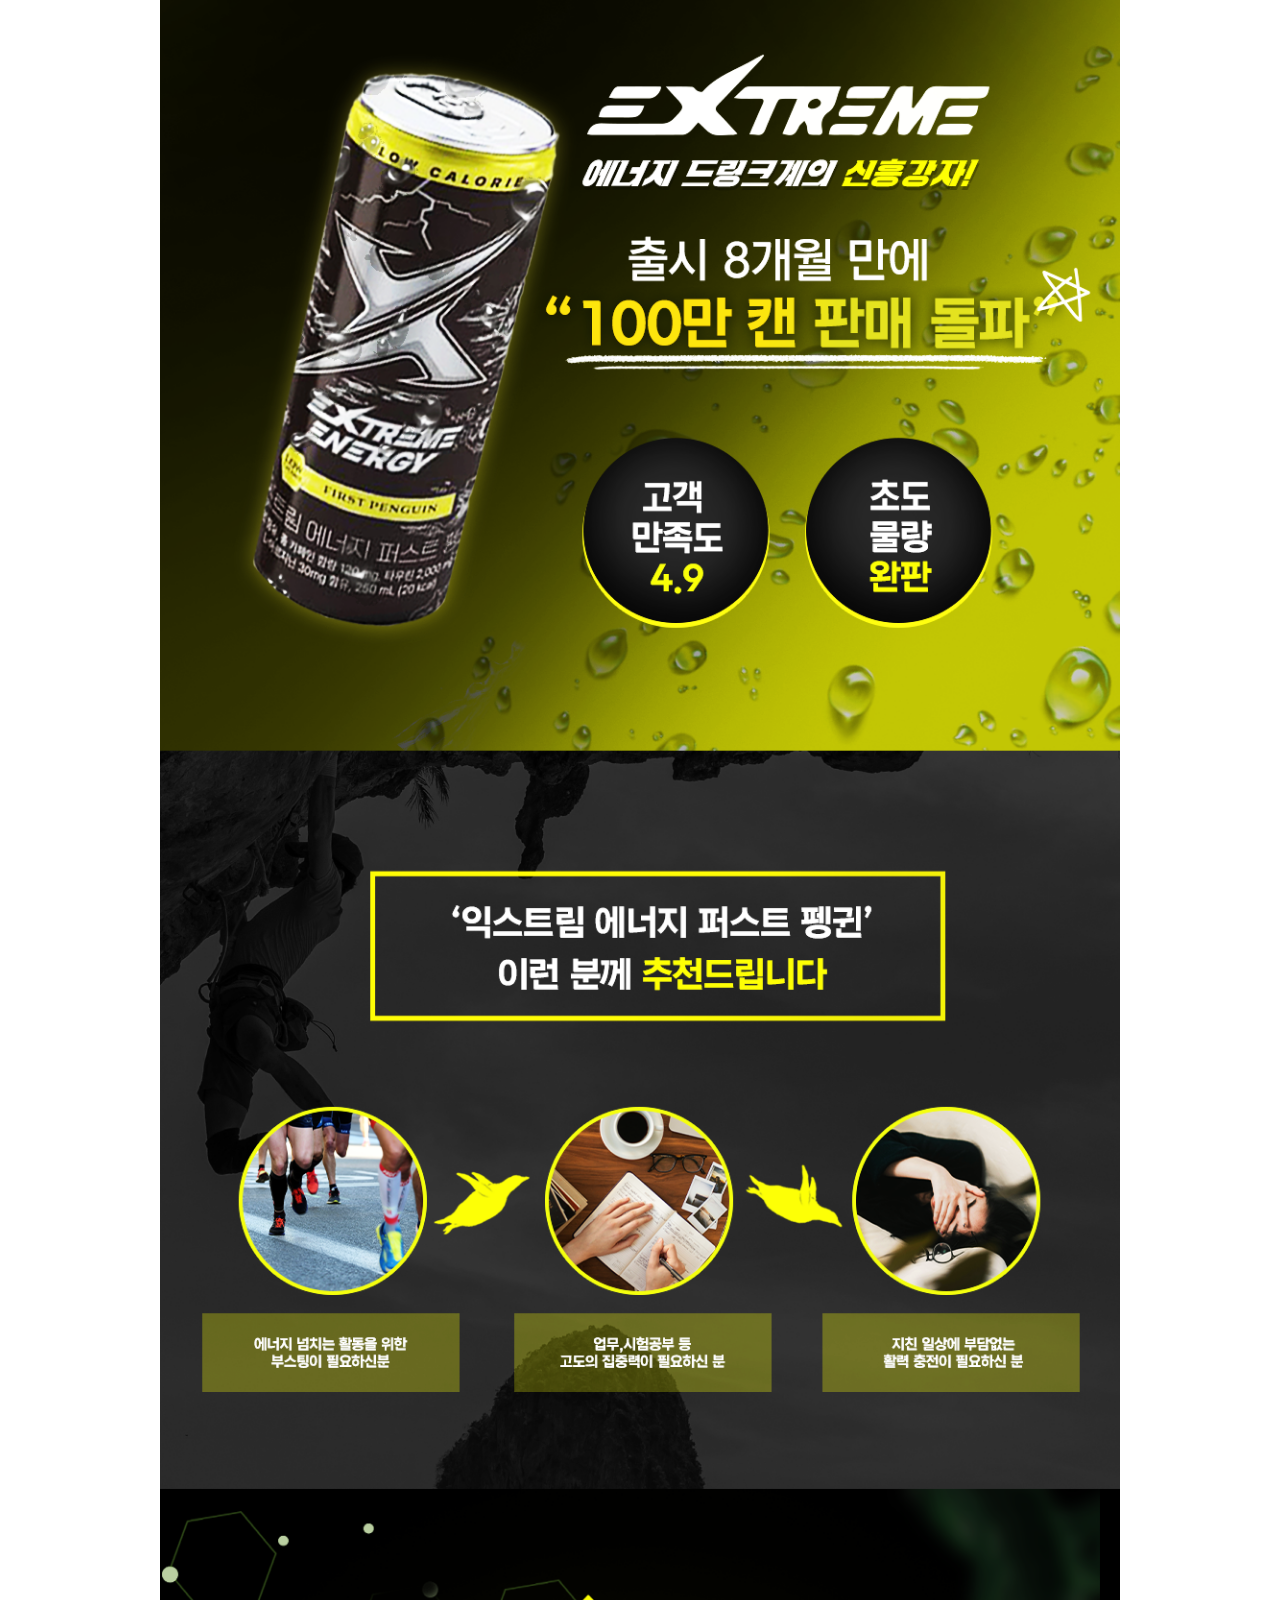
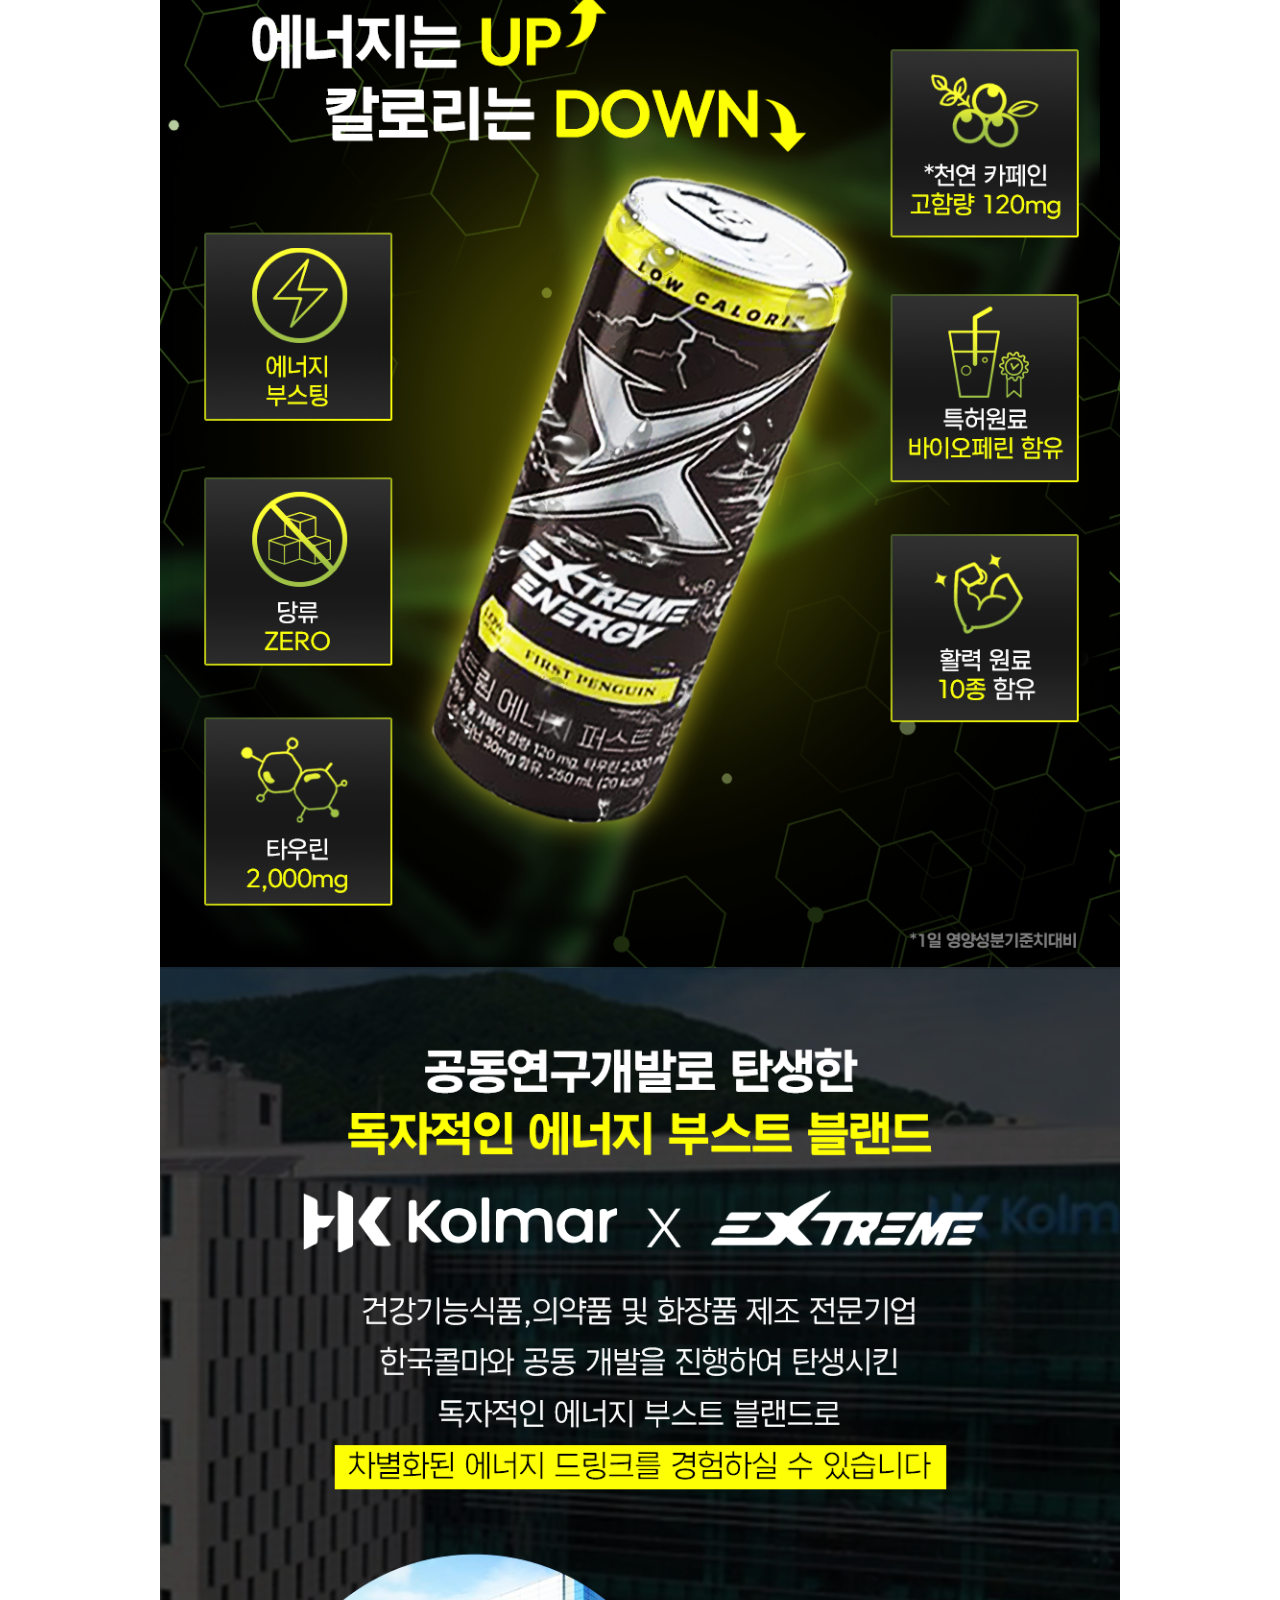
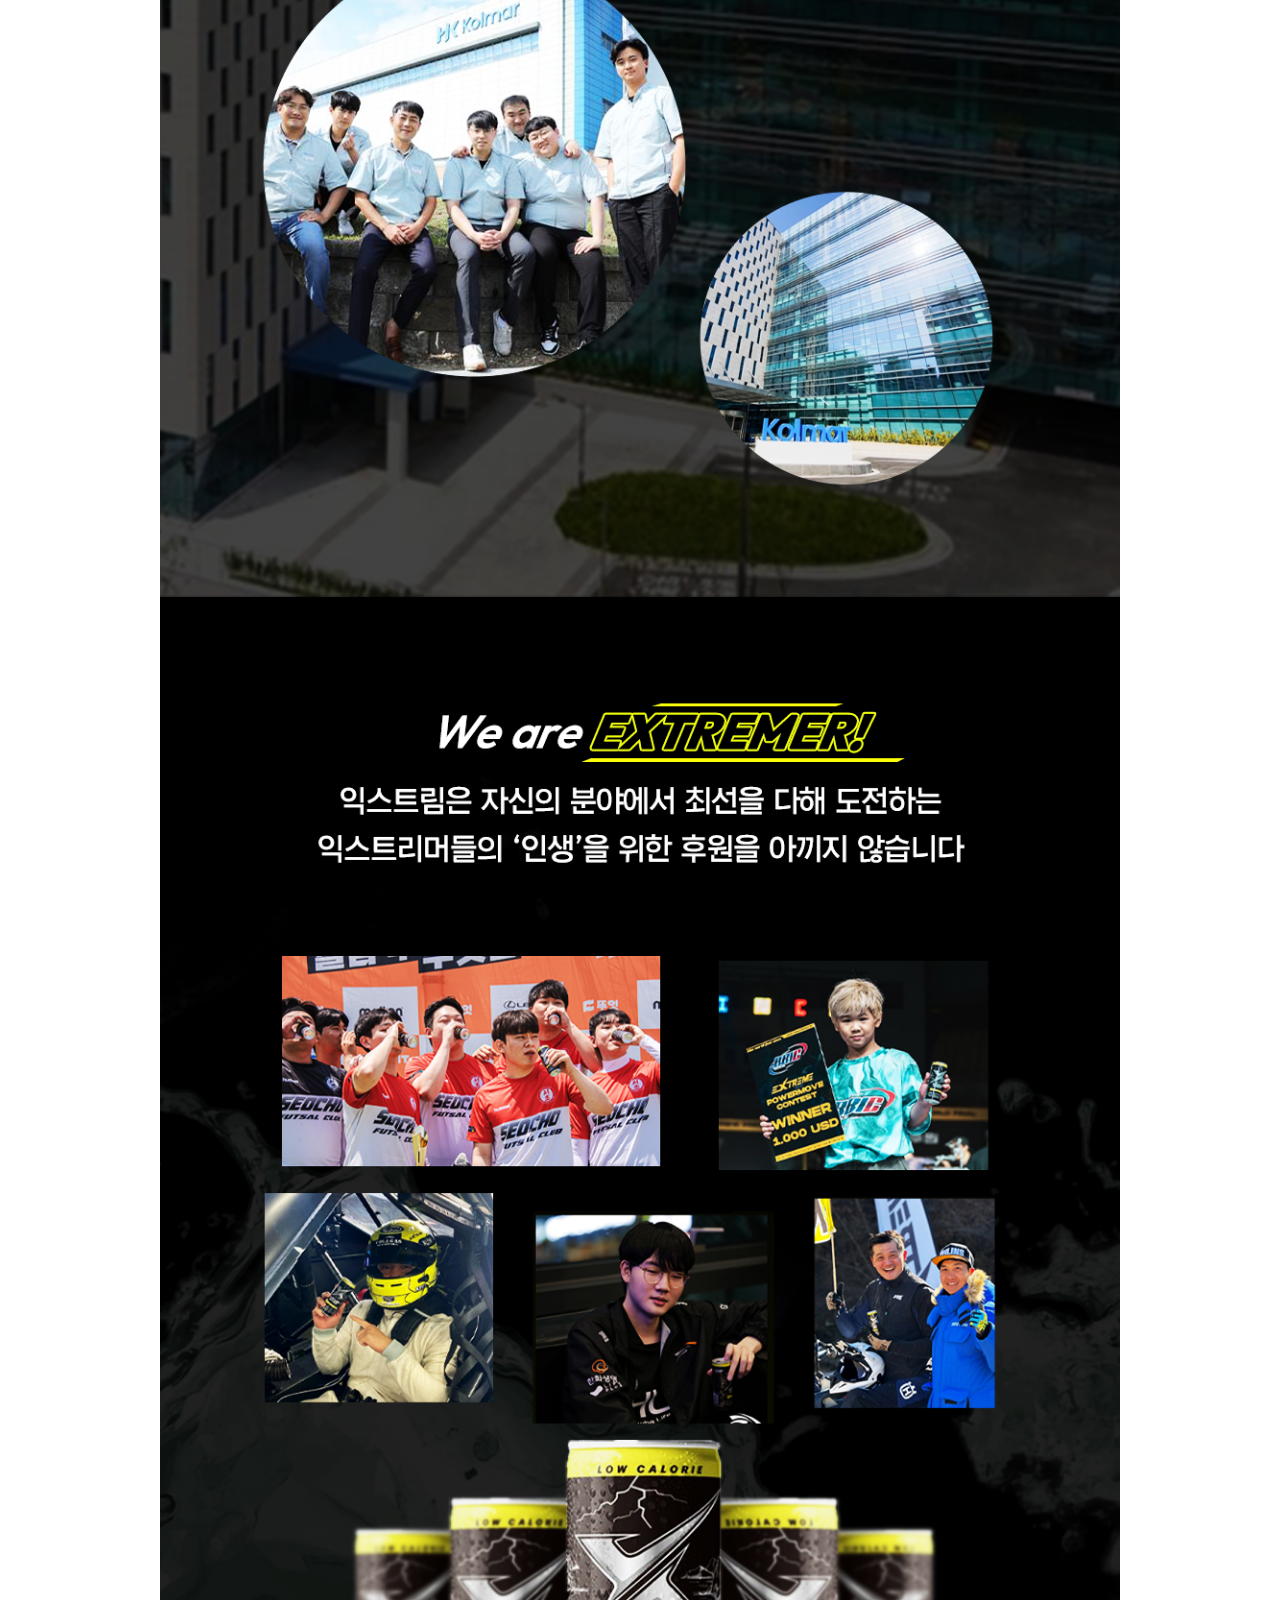
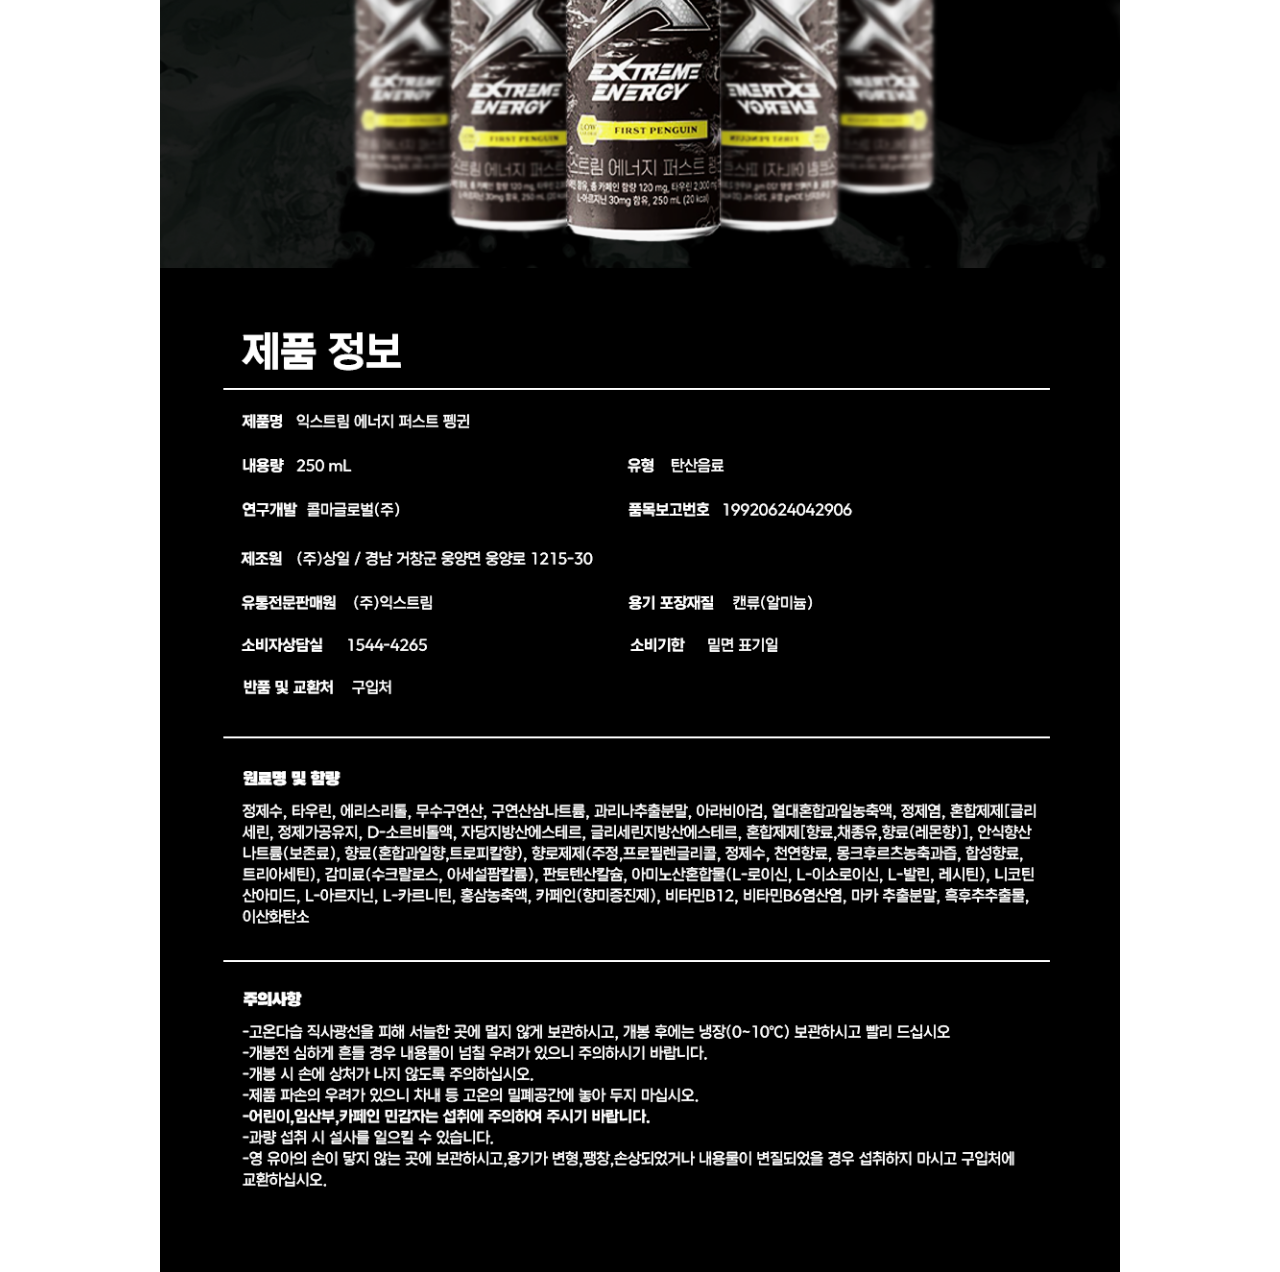
<file: shop_detail.html>
<!doctype html>
<html lang="ko">
  <head>
    <meta charset="UTF-8" />
    <link rel="stylesheet" href="styles/styles.css" />
  </head>
  <body>
    <!-- 헤더 영역 -->

    
      <header class="main-header">
        <div class="logo">
          <a href="index.html">
          <img src="assets/image/main_logo_cook.png" alt="요리조리 로고" />
          </a>
        </div>
        <div class="search-wrap">
          <img
            src="assets/icons/zoom_icon.png"
            alt="돋보기"
            class="search-icon"
          />
          <input
            type="text"
            class="search-input"
            placeholder="오늘의 레시피를 검색해보세요"
          />
        </div>
        <div class="header-icons">
          <div class="icon-btn">
            <a href="sign.html" class="icon-btn">
            <img
              src="assets/icons/mypage_icon.png"
              alt="마이페이지"
              class="icon-img"
            />
            </a>
          </div>
          <div
            class="icon-btn"
            onclick="location.href = 'shopping.html'"
            style="cursor: pointer"
          >
            <img
              src="assets/icons/shopping_icon.png"
              alt="장바구니"
              class="icon-img"
            />
          </div>
        </div>
      </header>

      <nav class="nav-menu">
        <a href="shopping.html">채소/과일</a>
        <a href="shopping.html">고기/수산</a>
        <a href="shopping.html">양념/소스</a>
        <a href="shopping.html">유제품/계란</a>
      </nav>

      <div class="container">
      <!-- 1. 상품 상단 정보 -->
      <section class="product-main">
        <div class="product-image">
          <img src="assets/image/found_image_01.png" alt="유부초밥" />
          <!-- 경로 확인 필요 -->
        </div>
        <div class="product-info">
          <p class="brand">풀무원</p>
          <h1 class="title">고소한 유부초밥 4인분, 330g 2개</h1>
          <div class="rating">★★★★★ (46,038)</div>
          <div class="price">11,660원</div>
          <div class="buttons">
            <button class="btn-cart">장바구니 담기</button>
            <button class="btn-buy" onclick="location.href='cart.html'">바로구매</button>
          </div>
        </div>
      </section>

      <!-- 2. 함께 비교하면 좋을 상품 -->
      <section class="recommendations">
        <h3>함께 비교하면 좋을 상품</h3>
        <div class="grid">
          <div class="card">
            <img src="assets/image/found_image_02.png" />
            <p>풀무원 고소한 유부초밥...</p>
            <p class="card-price">13,000원</p>
          </div>

          <div class="card">
            <img src="assets/image/found_image_01.png" />
            <p>풀무원 고소한 유부초밥...</p>
            <p class="card-price">11,600원</p>
          </div>

          <div class="card">
            <img src="assets/image/found_image_02.png" />
            <p>풀무원 고소한 유부초밥...</p>
            <p class="card-price">13,000원</p>
          </div>
        </div>
      </section>

      <!-- 3. 탭 메뉴 (자바스크립트 연결을 위해 tab-link와 data-target 추가) -->
      <nav class="tabs">
        <ul>
          <li class="tab-link active" data-target="detail">상품상세</li>
          <li class="tab-link" data-target="reviews">상품평(33,521)</li>
          <li class="tab-link" data-target="qna">상품문의</li>
          <li class="tab-link" data-target="shipping">배송/교환/반품안내</li>
        </ul>
      </nav>

      <!-- 4. 탭 내용 영역 -->
      <div class="content-box">
        <!-- 상품 상세 (기본 active) -->
        <div id="detail" class="tab-content active">
          <img src="assets/image/shop_detail_01.png" alt="상세 01" />
          <img src="assets/image/shop_detail_02.png" alt="상세 02" />
          <img src="assets/image/shop_detail_03.png" alt="상세 03" />
          <img src="assets/image/shop_detail_04.png" alt="상세 04" />
        </div>

        <!-- 상품평 (내용 예시) -->
        <div id="reviews" class="tab-content">
          <div style="padding: 50px; text-align: center">
            등록된 상품평이 없습니다.
          </div>
        </div>

        <!-- 상품문의 (내용 예시) -->
        <div id="qna" class="tab-content">
          <div style="padding: 50px; text-align: center">
            문의사항이 없습니다.
          </div>
        </div>

        <!-- 배송/반품 (내용 예시) -->
        <div id="shipping" class="tab-content">
          <div style="padding: 50px; text-align: center">
            배송 및 반품 안내 정보입니다.
          </div>
        </div>
      </div>
    </div>
    </div>
    <!-- .container 끝 -->
  </body>
</html>
</file>
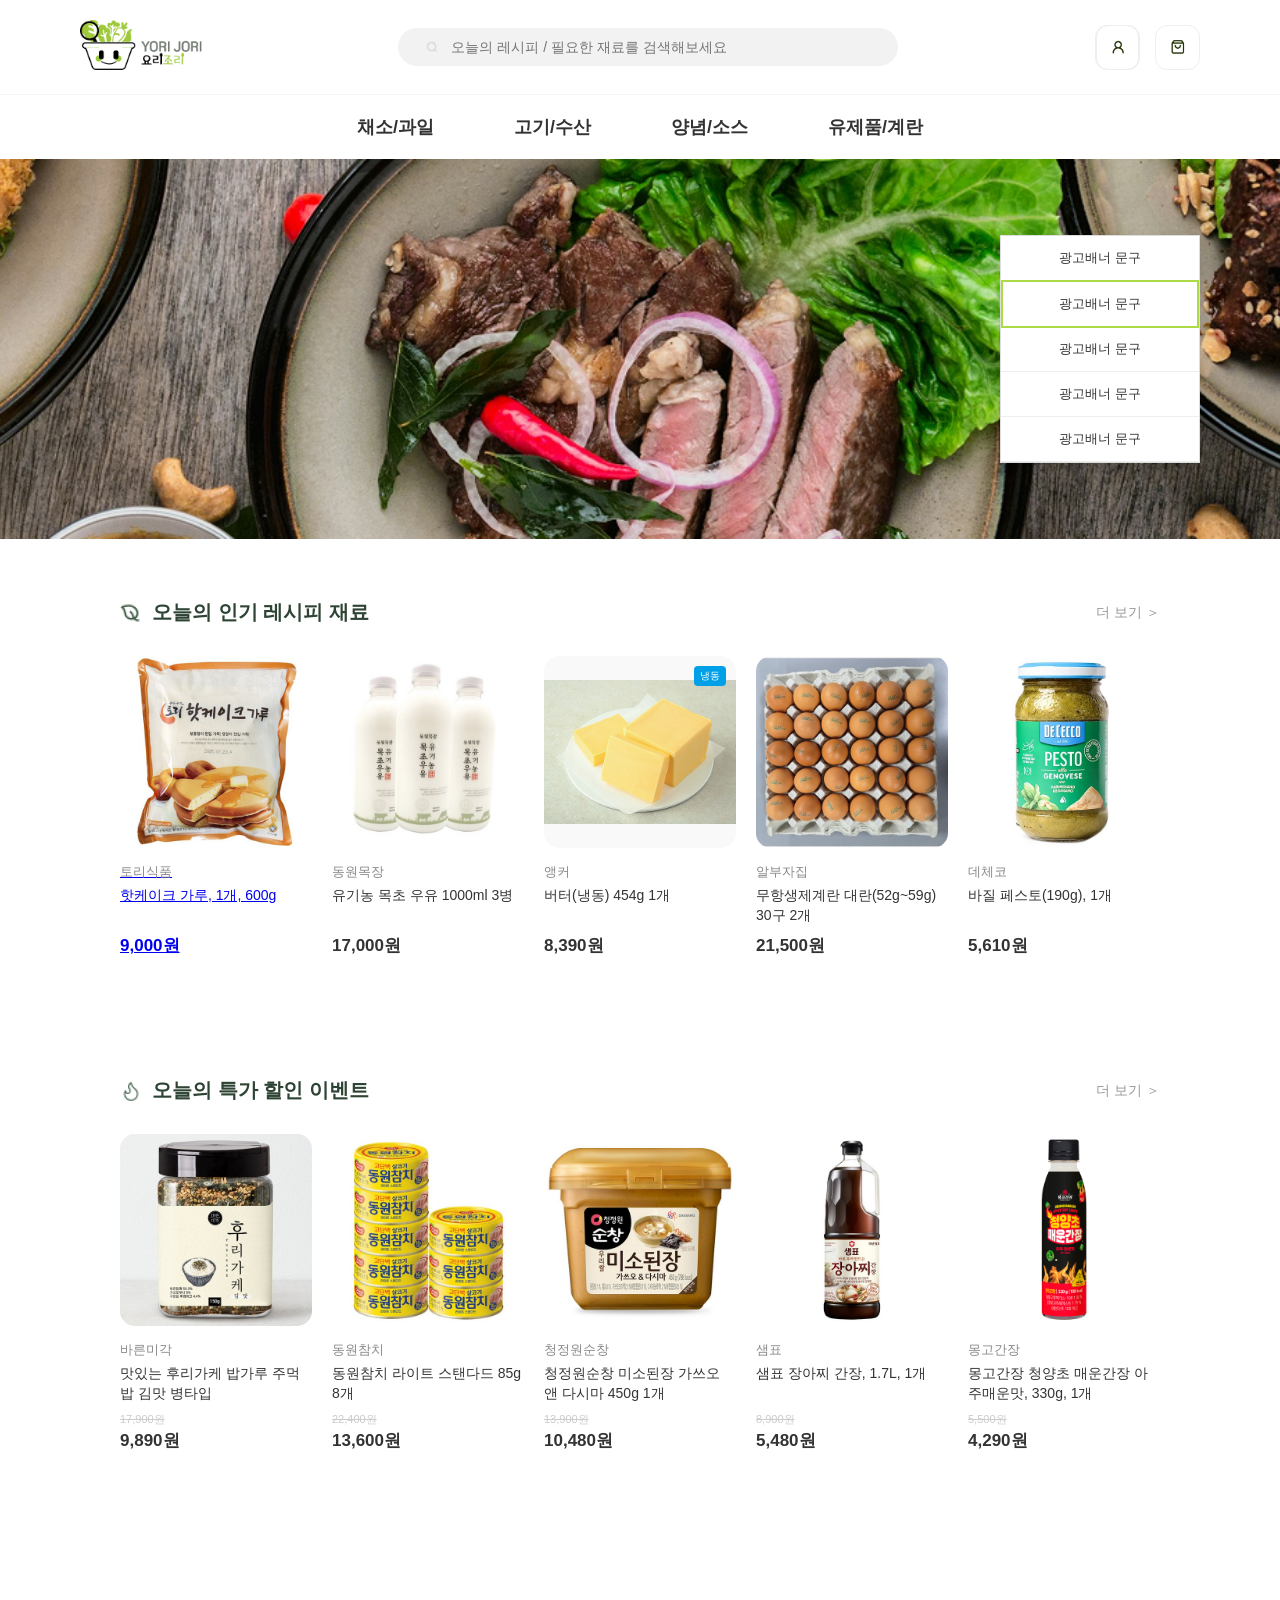
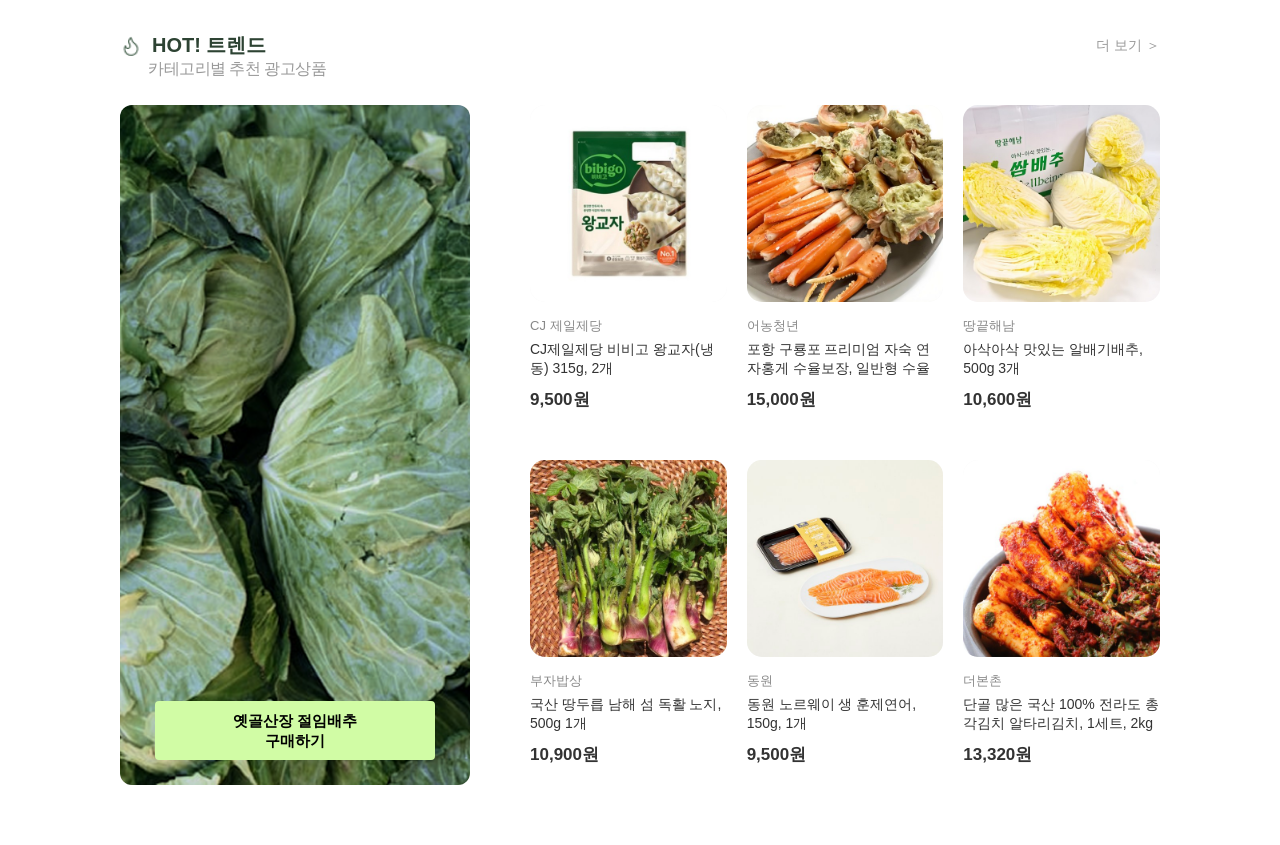
<file: shopping.html>
<!doctype html>
<html lang="ko">
  <head>
    <meta charset="UTF-8" />
    <title>요리조리 - 쇼핑몰</title>
    <script src="js/script.js" defer></script>
    <style>
      /* 기본 스타일 (기존 유지) */
      * {
        margin: 0;
        padding: 0;
        box-sizing: border-box;
      }
      body {
        font-family: "LotteMartDream", sans-serif;
        background-color: #fff;
        color: #333;
      }

      /* 헤더 스타일 */
      .main-header {
        display: flex;
        align-items: center;
        justify-content: space-between;
        padding: 20px 80px;
        background: #fff;
        border-bottom: 1px solid #f5f5f5;
      }
      .logo img {
        height: 50px;
        cursor: pointer;
      }

      .search-wrap {
        display: flex;
        align-items: center;
        background-color: #f2f2f2;
        border-radius: 25px;
        padding: 10px 25px;
        width: 500px;
      }
      .search-icon {
        width: 18px;
        opacity: 0.5;
        margin-right: 10px;
      }
      .search-input {
        border: none;
        background: none;
        outline: none;
        width: 100%;
        font-size: 14px;
      }

      .header-icons {
        display: flex;
        gap: 15px;
      }
      .icon-btn {
        width: 45px;
        height: 45px;
        border: 1px solid #eee;
        border-radius: 12px;
        display: flex;
        align-items: center;
        justify-content: center;
        cursor: pointer;
      }
      .icon-img {
        width: 24px;
      }

      /* 네비게이션 */
      .nav-menu {
        display: flex;
        justify-content: center;
        gap: 80px;
        padding: 20px 0;
        font-size: 18px;
        font-weight: bold;
      }
      .nav-menu a {
        text-decoration: none;
        color: #333;
      }

      /* 배너 영역 */
      .main-banner {
        width: 100%;
        height: 380px;
        background-color: #eee;
        background-image: url("assets/image/shopping_benner.png"); /* 메인 홈 경로 규칙 적용 */
        background-size: cover;
        background-position: center;
        position: relative;
      }
      .ad-list-box {
        position: absolute;
        right: 80px;
        top: 50%;
        transform: translateY(-50%);
        background: white;
        width: 200px;
        border: 1px solid #ddd;
        box-shadow: 0 4px 10px rgba(0, 0, 0, 0.1);
      }
      .ad-item {
        padding: 13px;
        text-align: center;
        font-size: 13px;
        border-bottom: 1px solid #eee;
      }
      .ad-item.active-line {
        border: 2px solid #addb47;
        position: relative;
        z-index: 10;
        margin: -1px 0;
      }

      /* 상품 섹션 */
      .product-section {
        padding: 60px 120px;
      }
      .section-header {
        display: flex;
        justify-content: space-between;
        align-items: center;
        margin-bottom: 30px;
      }
      .section-title {
        display: flex;
        align-items: center;
        gap: 10px;
        font-size: 20px;
        color: #2d4333;
        font-weight: bold;
      }
      .leaf-icon {
        width: 22px;
      } /* 메인 홈 나뭇잎 아이콘 활용 */
      .more-btn {
        font-size: 14px;
        color: #999;
        text-decoration: none;
      }

      .product-grid {
        display: grid;
        grid-template-columns: repeat(5, 1fr);
        gap: 20px;
      }
      .product-card {
        text-align: left;
        cursor: pointer;
      }
      .product-img-box {
        width: 100%;
        aspect-ratio: 1/1;
        background-color: #f9f9f9;
        border-radius: 15px;
        margin-bottom: 15px;
        position: relative;
        overflow: hidden;
      }
      .product-img-box img {
        width: 100%;
        height: 100%;
        object-fit: contain;
      }
      .frozen-badge {
        position: absolute;
        top: 10px;
        right: 10px;
        background: #00a0e9;
        color: white;
        font-size: 10px;
        padding: 3px 6px;
        border-radius: 4px;
      }
      .p-brand {
        font-size: 13px;
        color: #888;
        margin-bottom: 5px;
      }
      .p-name {
        font-size: 14px;
        margin-bottom: 8px;
        line-height: 1.4;
        height: 40px;
        overflow: hidden;
      }
      .p-price {
        font-size: 17px;
        font-weight: bold;
      }
    </style>

  </head>
  <body>
    <header class="main-header">
      <div class="logo" onclick="location.href = 'index.html'">
        <img src="assets/image/main_logo_cook.png" alt="요리조리 로고" />
      </div>
      <div class="search-wrap">
        <img
          src="assets/icons/zoom_icon.png"
          alt="돋보기"
          class="search-icon"
        />
        <input
          type="text"
          class="search-input"
          placeholder="오늘의 레시피 / 필요한 재료를 검색해보세요"
        />
      </div>
      <div class="header-icons">
        <div class="icon-btn">
          <a href="sign.html" class="icon-btn">
          <img
            src="assets/icons/mypage_icon.png"
            alt="마이페이지"
            class="icon-img"
          />
          </a>
        </div>
        <div class="icon-btn">
          <img
            src="assets/icons/shopping_icon.png"
            alt="장바구니"
            class="icon-img"
          />
        </div>
      </div>
    </header>

    <nav class="nav-menu">
      <a href="#">채소/과일</a>
      <a href="#">고기/수산</a>
      <a href="#">양념/소스</a>
      <a href="#">유제품/계란</a>
    </nav>

    <section class="main-banner">
      <div class="ad-list-box">
        <div class="ad-item">광고배너 문구</div>
        <div class="ad-item active-line">광고배너 문구</div>
        <div class="ad-item">광고배너 문구</div>
        <div class="ad-item">광고배너 문구</div>
        <div class="ad-item">광고배너 문구</div>
      </div>
    </section>

    <!-- 오늘의 인기 레시피 재료//////////////////////////////////////////////////////// -->
    <section class="product-section">
      <div class="section-header">
        <div class="section-title">
          <img src="assets/icons/home_icon_leaft_01.png" class="leaf-icon" />
          오늘의 인기 레시피 재료
        </div>
        <a href="#" class="more-btn">더 보기 ＞</a>
      </div>

<!-- 상품들이 모여있는 선반 -->
<div class="product-grid">

  <!-- 1번 상품: 핫케이크 가루 -->
  <a href="shop_detail.html" class="product-card">
    <div class="product-img-box">
      <!-- 이미지 경로는 친구의 폴더 상황에 맞게 자동으로 바뀌게 해뒀어! -->
      <img src="assets/image/item_hotcake.png" alt="핫케이크" />
    </div>
    <p class="p-brand">토리식품</p>
    <p class="p-name">핫케이크 가루, 1개, 600g</p>
    <p class="p-price">9,000원</p>
  </a>


        <div class="product-card">
          <div class="product-img-box">
            <img src="assets/image/itme_milk.png" alt="상품" />
          </div>
          <p class="p-brand">동원목장</p>
          <p class="p-name">유기농 목초 우유 1000ml 3병</p>
          <p class="p-price">17,000원</p>
        </div>

        <div class="product-card">
          <div class="product-img-box">
            <img src="assets/image/item_butter.jpg" alt="상품" />
            <span class="frozen-badge">냉동</span>
          </div>
          <p class="p-brand">앵커</p>
          <p class="p-name">버터(냉동) 454g 1개</p>
          <p class="p-price">8,390원</p>
        </div>

        <div class="product-card">
          <div class="product-img-box">
            <img src="assets/image/item_egg.jpg" alt="상품" />
          </div>
          <p class="p-brand">알부자집</p>
          <p class="p-name">무항생제계란 대란(52g~59g) 30구 2개</p>
          <p class="p-price">21,500원</p>
        </div>

        <div class="product-card">
          <div class="product-img-box">
            <img src="assets/image/item_pesto.jpg" alt="상품" />
          </div>
          <p class="p-brand">데체코</p>
          <p class="p-name">바질 페스토(190g), 1개</p>
          <p class="p-price">5,610원</p>
        </div>
      </div>
    </section>

    <!-- 여기 밑에서부턴 특가할인이벤트 카드 기입란  -->
    <section class="product-section">
      <div class="section-header">
        <div class="section-title">
          <img src="assets/icons/fire_icon.png" class="leaf-icon" />
          오늘의 특가 할인 이벤트
        </div>
        <a href="#" class="more-btn">더 보기 ＞</a>
      </div>

      <div class="product-grid">

      <div class="product-card">
        <div class="product-img-box">
          <img src="assets/image/itme_icon_kim.jpg" alt="상품" />
        </div>
        <p class="p-brand">바른미각</p>
        <p class="p-name">맛있는 후리가케 밥가루 주먹밥 김맛 병타입</p>
        <p
          style="
            font-size: 11px;
            color: #ccc;
            text-decoration: line-through;
            margin-bottom: 2px;
          "
        >
          17,900원
        </p>
        <p class="p-price">9,890원</p>
      </div>

      <div class="product-card">
        <div class="product-img-box">
          <img src="assets/image/item_dongwon.jpg" alt="상품" />
        </div>
        <p class="p-brand">동원참치</p>
        <p class="p-name">동원참치 라이트 스탠다드 85g 8개</p>
        <p
          style="
            font-size: 11px;
            color: #ccc;
            text-decoration: line-through;
            margin-bottom: 2px;
          "
        >
          22,400원
        </p>
        <p class="p-price">13,600원</p>
      </div>

      <div class="product-card">
        <div class="product-img-box">
          <img src="assets/image/itme_miso.jpg" alt="상품" />
        </div>
        <p class="p-brand">청정원순창</p>
        <p class="p-name">청정원순창 미소된장 가쓰오 앤 다시마 450g 1개</p>
        <p
          style="
            font-size: 11px;
            color: #ccc;
            text-decoration: line-through;
            margin-bottom: 2px;
          "
        >
          13,900원
        </p>
        <p class="p-price">10,480원</p>
      </div>

      <div class="product-card">
        <div class="product-img-box">
          <img src="assets/image/item-sam.jpg" alt="상품" />
        </div>
        <p class="p-brand">샘표</p>
        <p class="p-name">샘표 장아찌 간장, 1.7L, 1개</p>
        <p
          style="
            font-size: 11px;
            color: #ccc;
            text-decoration: line-through;
            margin-bottom: 2px;
          "
        >
          8,900원
        </p>
        <p class="p-price">5,480원</p>
      </div>

      <div class="product-card">
        <div class="product-img-box">
          <img src="assets/image/itme_monghot.png" alt="상품" />
        </div>
        <p class="p-brand">몽고간장</p>
        <p class="p-name">몽고간장 청양초 매운간장 아주매운맛, 330g, 1개</p>
        <p
          style="
            font-size: 11px;
            color: #ccc;
            text-decoration: line-through;
            margin-bottom: 2px;
          "
        >
          5,500원
        </p>
        <p class="p-price">4,290원</p>
      </div>
    </section>

    <!-- 여기까지가 할인 특가 여기 안쪽에 쇼핑 카드 추가해서 넣기 -->
    <!--/////////////////////////////////////////////////////// 핫 트랜드 3x3 그리드 작업/////////////////// -->
<div style="clear: both; height: 60px;"></div>

<section class="product-section">
  <div class="section-header">
    <div class="section-title">
      <img src="assets/icons/fire_icon.png" class="leaf-icon" /> 
      HOT! 트렌드
    </div>
    <a href="#" class="more-btn">더 보기 ＞</a>
  </div>
  <p style="font-size: 16px; color: #999; margin: -30px 0 25px 28px; letter-spacing: -0.5px;">카테고리별 추천 광고상품</p>

  <div style="display: flex; gap: 60px; align-items: stretch; width: 100%;">
    
    <div style="flex: 0.8; min-width: 350px; position: relative; border-radius: 12px; overflow: hidden;">
      <div style="width: 100%; height: 100%;">
        <img src="assets/image/hot_benner_image_02.png" style="width: 100%; height: 100%; object-fit: cover;" alt="배너">
      </div>

      <div style="
        position: absolute;
        bottom: 25px;
        left: 50%;
        transform: translateX(-50%);
        background-color: #d1fca5;
        color: #000;
        padding: 10px 0;
        border-radius: 4px;
        text-align: center;
        font-weight: bold;
        font-size: 15px;
        line-height: 1.3;
        width: 80%;
      ">
        옛골산장 절임배추<br>구매하기
      </div>
    </div>

    <section style="flex: 2; display: grid; grid-template-columns: repeat(3, 1fr); gap: 30px 20px;">
      
      <div class="product-card" style="margin: 0; width: 100%;">
        <div class="product-img-box"><img src="assets/image/item_cj.jpg" alt="상품" /></div>
        <p class="p-brand">CJ 제일제당</p>
        <p class="p-name">CJ제일제당 비비고 왕교자(냉동) 315g, 2개</p>
        <p class="p-price">9,500원</p>
      </div>

      <div class="product-card" style="margin: 0; width: 100%;">
        <div class="product-img-box"><img src="assets/image/item_crab.jpg" alt="상품" /></div>
        <p class="p-brand">어농청년</p>
        <p class="p-name">포항 구룡포 프리미엄 자숙 연자홍게 수율보장, 일반형 수율 70%내외3kg(10~20미) 1개</p>
        <p class="p-price">15,000원</p>
      </div>

            <div class="product-card" style="margin: 0; width: 100%;">
        <div class="product-img-box"><img src="assets/image/item_becu.jpg" alt="상품" /></div>
        <p class="p-brand">땅끝해남</p>
        <p class="p-name">아삭아삭 맛있는 알배기배추, 500g 3개</p>
        <p class="p-price">10,600원</p>
      </div>

            <div class="product-card" style="margin: 0; width: 100%;">
        <div class="product-img-box"><img src="assets/image/itme_dorub.jpg" alt="상품" /></div>
        <p class="p-brand">부자밥상</p>
        <p class="p-name">국산 땅두릅 남해 섬 독활 노지, 500g 1개</p>
        <p class="p-price">10,900원</p>
      </div>

            <div class="product-card" style="margin: 0; width: 100%;">
        <div class="product-img-box"><img src="assets/image/item_dogwonun.jpg" alt="상품" /></div>
        <p class="p-brand">동원</p>
        <p class="p-name">동원 노르웨이 생 훈제연어, 150g, 1개</p>
        <p class="p-price">9,500원</p>
      </div>

            <div class="product-card" style="margin: 0; width: 100%;">
        <div class="product-img-box"><img src="assets/image/item_kimch.jpg" alt="상품" /></div>
        <p class="p-brand">더본촌</p>
        <p class="p-name">단골 많은 국산 100% 전라도 총각김치 알타리김치, 1세트, 2kg</p>
        <p class="p-price">13,320원</p>
      </div>
    </section>
  </body>
</html>
</file>
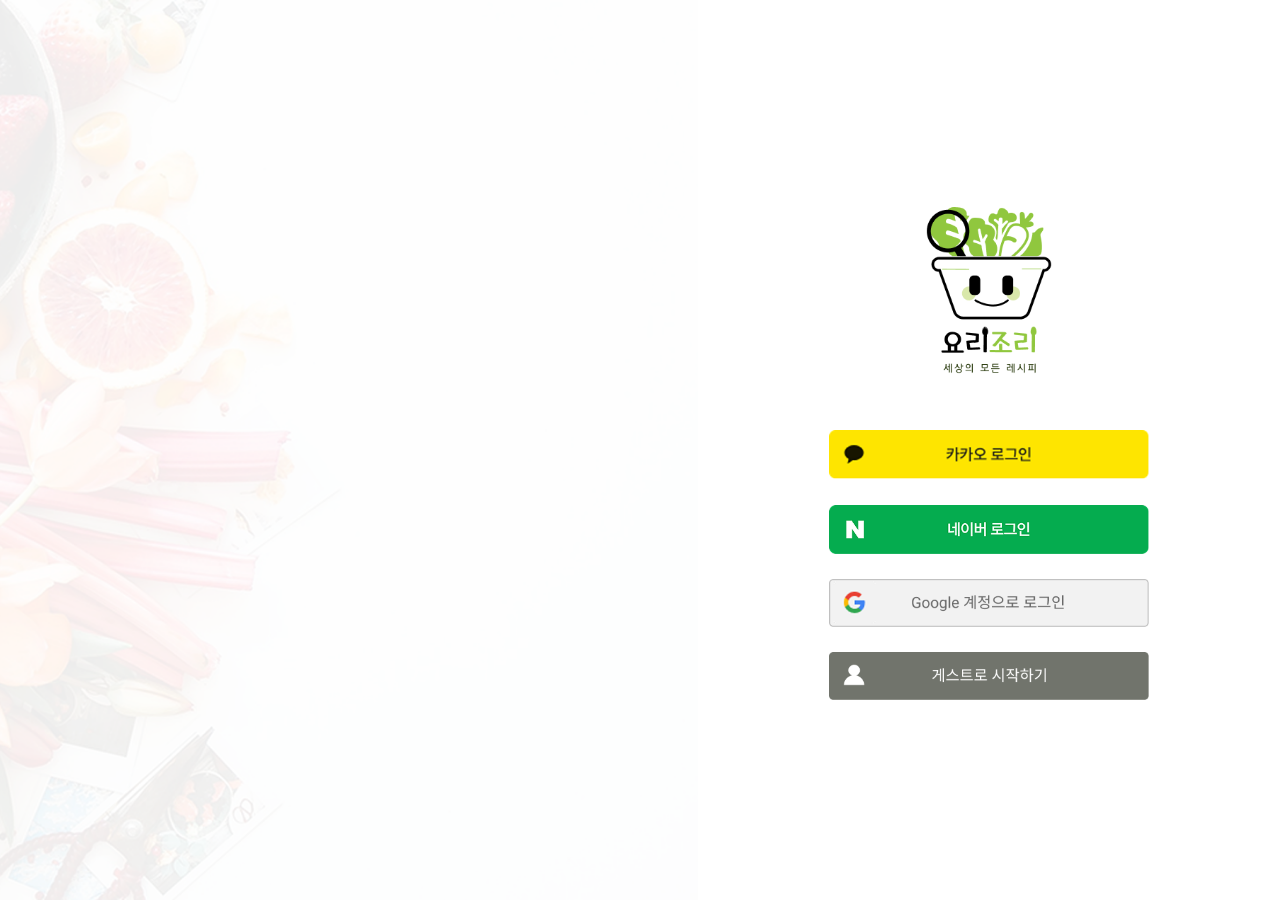
<file: sign.html>
<!doctype html>
<html lang="ko">
  <head>
    <meta charset="UTF-8" />
    <meta name="viewport" content="width=device-width, initial-scale=1.0" />
    <title>로그인 - 요리조리</title>
    <link rel="stylesheet" href="styles/styles.css" />
    <style>
      /* 1. 기본 초기화 및 레이아웃 */
      body,
      html {
        margin: 0;
        padding: 0;
        height: 100%;
        overflow: hidden; /* 스크롤 방지 */
      }

      .main-container {
        display: flex;
        height: 100vh;
      }

      /* 2. 왼쪽 배경 이미지 영역 */
      .left-section {
        flex: 1.2; /* 왼쪽을 조금 더 넓게 */
        background:
          linear-gradient(rgba(255, 255, 255, 0.2), rgba(255, 255, 255, 0.2)),
          url("assets/image/login_bg.png");
        background-size: cover;
        background-position: center;
      }

      /* 3. 오른쪽 로그인 영역 */
      .right-section {
        flex: 1;
        display: flex;
        flex-direction: column;
        justify-content: center;
        align-items: center;
        background-color: #fff;
      }

      /* 로고 스타일 */
      .logo-area {
        text-align: center;
        margin-bottom: 40px;
      }
      .logo-area img {
        width: 150px; /* 로고 크기 조절 */
      }
      .logo-area p {
        margin-top: 10px;
        color: #666;
        font-size: 14px;
      }

      /* 4. 버튼 영역 (기존 코드 활용) */
      .social-login-area {
        display: flex;
        flex-direction: column;
        gap: 25px;
      }

      .btn-img-link img {
        width: 320px;
        display: block;
        cursor: pointer;
        transition: all 0.2s ease;
      }

      /* 호버 시: 살짝 커지고 부드러운 그림자 */
      .btn-img-link img:hover {
        transform: translateY(-3px) scale(1.01);
        filter: drop-shadow(0 5px 15px rgba(0, 0, 0, 0.1));
      }

      /* 클릭 시: 살짝 눌리는 느낌 */
      .btn-img-link img:active {
        transform: scale(0.98);
      }
    </style>
  </head>
  <body>
    <div class="main-container">
      <!-- 왼쪽 섹션 -->
      <div class="left-section"></div>

      <!-- 오른쪽 섹션 -->
      <div class="right-section">
        <!-- 로고 추가 영역 -->
        <div class="logo-area">
          <img src="assets/icons/logo.png" alt="요리조리 로고" />
        </div>

        <!-- 기존 버튼 영역 -->
        <div class="social-login-area">
          <a href="index.html" class="btn-img-link">
            <img
              src="assets/image/kakao_login_medium_wide 1 1.png"
              alt="카카오"
            />
          </a>
          <a href="index.html" class="btn-img-link">
            <img
              src="assets/image/NAVER_login_Dark_KR_green_wide_H56 1.png"
              alt="네이버"
            />
          </a>
          <a href="index.html" class="btn-img-link">
            <img
              src="assets/image/google_login_Dark_KR_green_wide_H56 1.png"
              alt="구글"
            />
          </a>
          <a href="index.html" class="btn-img-link">
            <!-- 아까 물어보신 sign.html로 연결 -->
            <img src="assets/image/guest_login_01.png" alt="게스트" />
          </a>
        </div>
      </div>
    </div>
  </body>
</html>
</file>
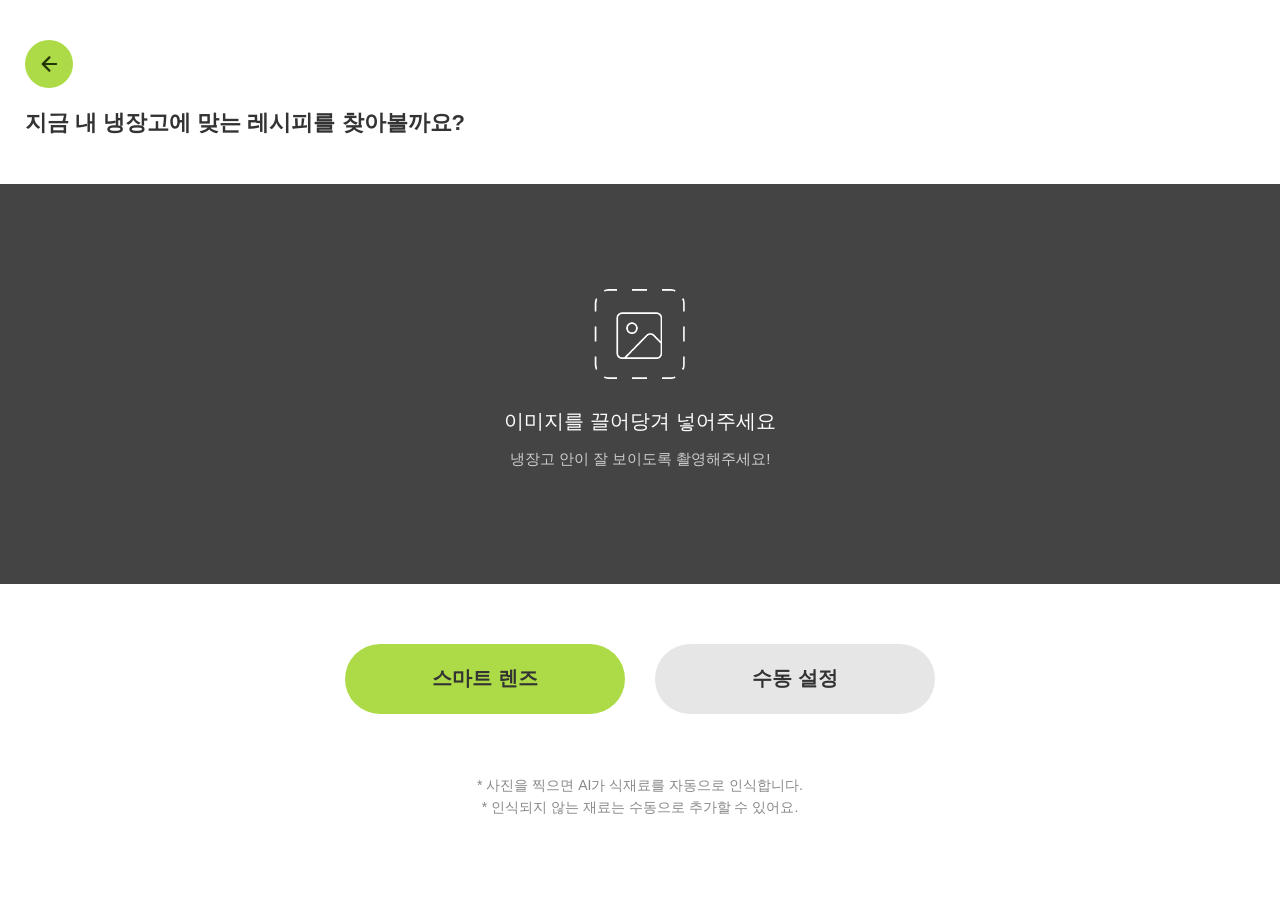
<file: upload.html>
<!doctype html>
<html lang="ko">
  <head>
    <meta name="viewport" content="width=device-width, initial-scale=1.0" />
    <meta charset="UTF-8" />
    <title>요리조리 - 냉장고 찾기</title>
    <style>
      /* [1. 기본 스타일 - PC 기준] */
      body {
        margin: 0;
        padding: 0;
        font-family: "LotteMartDream", "Apple SD Gothic Neo", sans-serif;
        background-color: #ffffff;
        /* 가로 스크롤이 생기지 않도록 방지 */
        overflow-x: hidden;
      }

      /* 상단 뒤로가기 및 제목 */
      .header-content {
        padding: 40px 25px 10px 25px;
      }

      .back-btn {
        display: flex;
        align-items: center;
        justify-content: center;
        width: 48px;
        height: 48px;
        background-color: #addb47;
        border-radius: 50%;
        text-decoration: none;
        margin-bottom: 20px;
      }
      .back-btn img {
        width: 24px;
        height: auto;
      }

      .upload-title {
        font-size: 22px;
        font-weight: bold;
        color: #333;
        margin: 0;
        line-height: 1.4;
      }

      /* 중앙 검정 바 영역 (PC 버전) */
      .full-black-bar {
        width: 100%;
        background-color: #444444;
        margin-top: 35px;
        padding: 100px 0;
        text-align: center;
        color: #ffffff;
      }

      .upload-icon {
        width: 100px;
        margin-bottom: 20px;
      }

      .main-text {
        font-size: 20px;
        font-weight: 500;
        margin: 0 0 10px 0;
      }

      .sub-text {
        font-size: 15px;
        color: #cccccc;
      }

      /* 하단 버튼 영역 (PC 버전) */
      .button-container {
        display: flex;
        justify-content: center;
        gap: 30px;
        padding: 60px 20px;
      }

      .action-btn {
        flex: none;
        width: 280px;
        height: 70px;
        border: none;
        border-radius: 50px;
        font-size: 20px;
        font-weight: bold;
        cursor: pointer;
        display: flex;
        align-items: center;
        justify-content: center;
        white-space: nowrap;
        text-decoration: none;
        color: #333;
        transition: transform 0.2s;
      }

      .action-btn:hover {
        transform: scale(1.02);
      }

      .action-btn.green {
        background-color: #addb47;
      }
      .action-btn.gray {
        background-color: #e6e6e6;
      }

      /* 하단 안내 문구 */
      .info-section {
        padding: 0 25px 50px 25px;
        text-align: center;
      }

      .info-text {
        font-size: 14px;
        color: #888;
        line-height: 1.6;
        margin: 0;
      }

      /* ============================================================
         [2. 모바일 전용 스타일 - 화면이 767px 이하일 때만 작동]
         ============================================================ */
      @media screen and (max-width: 767px) {
        /* 제목 크기 조절 */
        .header-content {
          padding: 30px 20px 10px 20px;
        }
        .upload-title {
          font-size: 18px;
        }

        /* 검정 바: 높이를 모바일에 맞게 줄임 */
        .full-black-bar {
          padding: 60px 20px;
          margin-top: 25px;
        }
        .upload-icon {
          width: 60px; /* 아이콘 크기 축소 */
          margin-bottom: 15px;
        }
        .main-text {
          font-size: 17px;
        }
        .sub-text {
          font-size: 13px;
        }

        /* ★ 핵심: 버튼 위아래 배치 ★ */
        .button-container {
          flex-direction: column; /* 가로에서 세로로 변경 */
          align-items: center; /* 가운데로 모으기 */
          gap: 15px; /* 버튼 사이 위아래 간격 */
          padding: 40px 20px; /* 여백 조절 */
        }

        .action-btn {
          width: 100%; /* 가로 길이를 화면에 꽉 채움 */
          max-width: 340px; /* 너무 길어지지 않게 최대치 고정 */
          height: 56px; /* 모바일에서 누르기 적당한 높이 */
          font-size: 17px; /* 글자 크기 조절 */
        }

        /* 하단 텍스트 */
        .info-text {
          font-size: 13px;
        }
      }
    </style>
  </head>
  <body>
    <!-- 상단 영역 -->
    <div class="header-content">
      <a href="index.html" class="back-btn">
        <!-- 이미지 경로가 맞는지 확인해주세요! -->
        <img src="assets/icons/back icon.png" alt="뒤로가기" />
      </a>
      <h1 class="upload-title">지금 내 냉장고에 맞는 레시피를 찾아볼까요?</h1>
    </div>

    <!-- 중앙 검정 바 영역 -->
    <div class="full-black-bar">
      <!-- 이미지 경로가 맞는지 확인해주세요! -->
      <img src="assets/icons/view_icon.png" class="upload-icon" alt="아이콘" />
      <p class="main-text">이미지를 끌어당겨 넣어주세요</p>
      <p class="sub-text">냉장고 안이 잘 보이도록 촬영해주세요!</p>
    </div>

    <!-- 버튼 영역 (모바일에서 위아래로 쌓임) -->
    <div class="button-container">
      <button class="action-btn green" onclick="alert('스마트 렌즈 준비 중!')">
        스마트 렌즈
      </button>

      <button
        class="action-btn gray"
        onclick="location.href = 'manual_setup.html'"
      >
        수동 설정
      </button>
    </div>

    <!-- 하단 안내 문구 -->
    <div class="info-section">
      <p class="info-text">
        * 사진을 찍으면 AI가 식재료를 자동으로 인식합니다.<br />
        * 인식되지 않는 재료는 수동으로 추가할 수 있어요.
      </p>
    </div>
  </body>
</html>
</file>
<file: styles/styles.css>
/* 모든 태그에 롯데마트 드림체를 적용하겠다는 뜻 */
* {
  font-family: "LotteMartDream", "Apple SD Gothic Neo", sans-serif;
}

@font-face {
  font-family: "LotteMartDream";
  src: url("https://fastly.jsdelivr.net/gh/projectnoonnu/noonfonts_six@1.2/LotteMartDream.woff")
    format("woff");
  font-weight: normal;
  font-style: normal;
}

body {
  font-family: "LotteMartDream", sans-serif;
} /* 기본 초기화 */

* {
  margin: 0;
  padding: 0;
  box-sizing: border-box;
}

* {
  font-family: "LotteMartDream", "Apple SD Gothic Neo", sans-serif;
}

body {
  font-family:
    "Pretendard", sans-serif; /* 폰트가 없으면 기본 서체로 나옵니다 */
}

/* 1. 헤더 설정 */
.main-header {
  width: 100%;
  display: flex;
  align-items: center;
  justify-content: space-between;
  padding: 20px 80px !important; /* 인덱스 페이지에서 쓰던 80px 여백 적용 */
  background-color: white;
}

.logo img {
  height: 50px;
}

.search-wrap {
  display: flex;
  align-items: center;
  background-color: #f2f2f2;
  border-radius: 25px;
  padding: 10px 25px;
  width: 500px;
}

.search-icon {
  width: 18px;
  opacity: 0.5;
}

.search-input {
  border: none;
  background: none;
  outline: none;
  width: 100%;
  margin-left: 10px;
  font-size: 14px;
}

.header-icons {
  display: flex;
  gap: 20px;
}

.icon-btn {
  width: 45px;
  height: 45px;
  border: 1px solid #eee;
  border-radius: 12px;
  display: flex;
  align-items: center;
  justify-content: center;
  cursor: pointer;
}

.icon-img {
  width: 24px;
}

/* 2. 메뉴 바 */
.nav-menu {
  display: flex;
  justify-content: center;
  gap: 60px;
  padding: 20px 0;
  border-top: 1px solid #f5f5f5;
  background-color: #fff;
}

.nav-menu a {
  text-decoration: none;
  color: #333;
  font-weight: bold;
  font-size: 16px;
  margin: 0 15px;
}

/* 3. 배너 구역 (스테이크 사진) */
.main-banner {
  width: 100%;
  height: 400px;
  background-color: #f0f0f0;
  background-image: url("/assets/image/shopping_benner.png"); /* 사진 경로 확인 필수! */
  background-size: cover;
  background-position: center;
  position: relative;
}

/* 메인 배너 구역 */
.main-banner {
  width: 100%;
  height: 380px; /* 도안에 맞춰 높이 조절 */
  position: relative;
  background-color: #eee;
  /* 이미지 경로가 맞는지 꼭 확인하세요! */
  background-image: url("../assets/image/shopping_benner.png");
  background-size: cover;
  background-position: center;
}

/* 오른쪽 광고 박스 */
.ad-list-box {
  position: absolute;
  right: 80px; /* 오른쪽에서 80px 띄움 */
  top: 50%;
  transform: translateY(-50%); /* 세로 중앙 정렬 */
  background: white;
  width: 200px;
  border: 1px solid #ddd;
  box-shadow: 0 4px 10px rgba(0, 0, 0, 0.1);
}

/* 광고 박스 안의 각 칸 */
.ad-item {
  padding: 13px;
  text-align: center;
  font-size: 13px;
  color: #333;
  border-bottom: 1px solid #eee;
}

.ad-item:last-child {
  border-bottom: none;
}

/* 질문하셨던 연두색 테두리 포인트 */
.ad-item.active-line {
  border: 2px solid #a3e020;
  position: relative;
  z-index: 10;
  margin: -1px 0; /* 테두리 겹침 방지 */
}

/* ////////////////////////여기까지가 스테이크 사진 광고문구 배너 부분////////////건들지말것 */

/* --- 하단 레시피 구역 전용 (절대 안 꼬임) --- */
.recipe-section {
  padding: 80px 120px;
  background-color: #fff;
  padding-bottom: 20px;
}

.recipe-flex-container {
  display: flex !important; /* 가로 정렬 강제 */
  gap: 100px;
  align-items: flex-start;
}

.recipe-column {
  flex: 1;
  width: 450px;
}

.title-bar {
  display: flex;
  justify-content: space-between;
  align-items: center;
  margin-bottom: 5px;
  gap: 20px;
}

.title-with-icon {
  display: flex;
  align-items: center;
  gap: 8px;
  font-size: 20px;
  color: #2d4333;
  margin-bottom: 0%;
}

.leaf-icon {
  width: 22px;
  height: auto;
}
.more-btn {
  font-size: 13px;
  color: #999;
}

/* 인기 레시피 레이아웃 */
.food-card-layout {
  display: flex;
  gap: 20px;
}
.food-img-stack {
  position: relative;
  width: 220px;
  height: 150px;
}
.food-img {
  width: 100%;
  height: 100%;
  object-fit: cover;
  border-radius: 15px;
}
.badge {
  position: absolute;
  bottom: 10px;
  right: 10px;
  width: 45px;
}

.food-info h3 {
  font-size: 18px;
  margin-bottom: 8px;
}
.food-info .summary {
  font-size: 14px;
  color: #666;
  margin-bottom: 15px;
}
.food-info .tag-list {
  font-size: 12px;
  color: #bbb;
}

/* 테라피 레시피 레이아웃 (가로 정렬) */
.guide-text {
  font-size: 13px;
  color: #aaa;
  margin-bottom: 20px;
  margin-top: 0px;
}
.therapy-grid-box {
  display: flex !important; /* 아이콘들 가로 정렬 강제 */
  gap: 25px;
  margin-bottom: 80px;
}

.t-unit {
  text-align: center;
  font-size: 13px;
  font-weight: bold;
  color: #2d4333;
}

.t-circle {
  width: 85px;
  height: 105px;
  border-radius: 20px;
  display: flex;
  align-items: center;
  justify-content: center;
  margin-bottom: 10px;
}

/* 아이콘 크기 고정 */
.t-circle img {
  width: 55px !important;
  height: auto !important;
}

/* 배경색들 */
.pink {
  background: #fdf1f1;
}
.blue {
  background: #e8f6f6;
}
.orange {
  background: #fff5f1;
}
.green {
  background: #f1f8f1;
}

/* ////////////////////////////////////테라피 레시피랑 인기 레시피 구간/////////////여기까지가!!!!!////////////////////////////////////// */

/* --- 테라피 레시피 최종 디테일 (맨 밑에 추가) --- */

/* 1. 인기 레시피 끝단에 맞추기 */
.therapy-section-custom {
  display: flex;
  flex-direction: column;
  align-items: flex-end; /* 이 명령으로 오른쪽 정렬 */
}

/* 제목 줄과 가이드 텍스트를 오른쪽 끝에 맞춤 */
.therapy-section-custom .title-bar,
.therapy-section-custom .guide-text {
  width: 100%;
  text-align: right;
}

.therapy-section-custom .title-bar {
  justify-content: space-between; /* 제목과 더보기는 그대로 유지 */
}

/* 2. 버튼 크기 키우기 및 글자 넣기 */
.therapy-grid-box-custom {
  display: flex !important;
  gap: 15px; /* 버튼 사이 간격 */
  width: 100%; /* 부모 너비에 맞춤 */
}

.t-circle {
  /* 기존 크기보다 키움 */
  width: 110px;
  height: 140px;
  border-radius: 20px;
  display: flex;
  flex-direction: column; /* 아이콘과 글자를 세로로 */
  align-items: center;
  justify-content: center;
  margin-bottom: 0; /* 아래로 떨어지지 않게 */
  padding: 15px; /* 안쪽 여백 */
  box-shadow: 0 4px 6px rgba(0, 0, 0, 0.05); /* 세련된 그림자 */
}

/* 버튼 안의 아이콘 크기 */
.t-circle img {
  width: 65px !important; /* 55px에서 키움 */
  height: auto !important;
  margin-bottom: 12px; /* 글자와의 간격 */
}

/* 버튼 안의 글자 스타일 */
.t-circle span {
  font-size: 15px; /* 글자 크기 키움 */
  font-weight: 600; /* 조금 더 두껍게 */
  color: #444;
}

/* 배경색 정의 (기존 코드가 안 먹을 수 있으니 다시 정의) */
.pink {
  background: #fdf1f1;
}
.blue {
  background: #e8f6f6;
}
.orange {
  background: #fff5f1;
}
.green {
  background: #f1f8f1;
}

/* 여기부어 하단의 내 냉장고 레시피 css */
/* 냉장고 배너 섹션 스타일링 */
.fridge-banner-section {
  width: 100%;
  height: 250px; /* 시안에 맞춰 높이 조절 */
  background-image: url("../assets/image/main_bg_cook_01.png"); /* 배경 이미지 경로 확인 */
  background-size: cover;
  background-position: center;
  display: flex;
  justify-content: center;
  align-items: center;
  position: relative;
  margin-top: 50px;
}

.fridge-banner-bg {
  background-color: #fff;
  margin-top: 50px;
  text-align: center;
  position: relative;
}

.fridge-guide-text {
  color: white;
  font-size: 18px;
  margin-bottom: 15px;
  text-shadow: 1px 1px 4px rgba(0, 0, 0, 0.5);
}

.fridge-button {
  background-color: #addb47; /* 시안의 연두색 하나만 유지 */
  padding: 15px 50px;
  border-radius: 50px;
  display: inline-flex; /* 버튼 크기에 맞게 조절 */
  align-items: center;
  gap: 10px;
  font-weight: bold;
  font-size: 22px;
  color: #333;
  cursor: pointer;
  position: relative;
  border: none; /* 혹시 모를 기본 테두리 제거 */

  /* 마우스 올렸을 때 효과 추가 (옵션) */
  transition: transform 0.2s ease;
  box-shadow: 0px 4px 10px rgba(0, 0, 0, 0.1);
}

.fridge-button:hover {
  transform: scale(1.03); /* 살짝 커지는 효과 */
}

/* 요리사 캐릭터 배치 */
.cook-character {
  position: absolute;
  right: -30px;
  top: -20px;
  width: 80px; /* 이미지 크기에 맞춰 조절 */
}

/* upload 냉장고 이미지 끌어오기 관련 css///////////////////////////////// */
/* 뒤로가기 버튼을 연두색 동그라미로 만듭니다 */
.upload-page-container {
  display: flex;
  flex-direction: column;
  align-items: flex-start;
  padding: 40px 30px;
  background-color: #fff;
}
.back-btn {
  display: flex; /* 안의 화살표를 가운데로 보냅니다 */
  align-items: center;
  justify-content: center;
  width: 45px; /* 동그라미 크기 */
  height: 45px;
  background-color: #addb47; /* 시안에 있는 연두색 */
  border-radius: 50%; /* 모양을 동그랗게 깎습니다 */
  text-decoration: none; /* 밑줄을 없앱니다 */
  margin-bottom: 25px; /* 버튼 아래 글자와의 간격 */
}

/* 동그라미 안에 들어가는 화살표 이미지 크기입니다 */
.back-btn img {
  width: 24px;
  height: auto;
}

/* 제목 글자 스타일입니다 */
.upload-title {
  font-size: 20px;
  font-weight: bold;
  color: #333;
  margin: 0;
  line-height: 1.4;
}

/* 이미지 뒷쪽 어두운 박수 */
.upload-box {
  width: 100%;
  background-color: #444;
  padding: 60px 0;
  margin-top: 30px;
  display: flex;
  justify-content: center;
  align-items: center;
  text-align: center;
}

.upload-icon {
  width: 60px;
  margin-bottom: 20px;
}

.main-text {
  color: #ffffff; /* 글자색 흰색 */
  font-size: 18px;
  margin-bottom: 5px;
}

.sub-text {
  color: #aaaaaa; /* 작은 글자는 살짝 흐리게 */
  font-size: 14px;
}

/* 버튼 컨테이너: 버튼들이 가로로 넓게 퍼지도록 */
.button-container {
  display: flex;
  justify-content: center;
  gap: 60px; /* 버튼 사이 간격 */
  padding: 60px 20px;
  width: 100%; /* 전체 너비 사용 */
  box-sizing: border-box;
}

.action-btn {
  /* 찌그러지지 않게 너비 고정 */
  width: 700px; /* 가로 길이를 충분히 줍니다 */
  height: 70px; /* 높이 고정 */

  border: none;
  border-radius: 50px; /* 양 끝을 완전 둥글게 */
  font-size: 20px; /* 글자 크기 시원하게 */
  font-weight: bold;
  cursor: pointer;
  display: flex;
  align-items: center;
  justify-content: center;
  white-space: nowrap; /* 글자가 밑으로 떨어지지 않게 한 줄 고정 */
}

/* 스마트 렌즈 (연두색) */
.action-btn.green {
  background-color: #addb47;
  color: #333;
}

/* 수동 설정 (회색) */
.action-btn.gray {
  background-color: #e6e6e6;
  color: #333;
}

/* 여기까지가 내 냉장고 레시피 css */

/* /////////////////////쇼핑몰 관련 css////////////////////////////////////// */

/* 섹션 공통 레이아웃 */
.special-discount {
  width: 100%;
  max-width: 1200px;
  margin: 40px auto;
  padding: 0 20px;
}

.section-header {
  display: flex;
  justify-content: space-between;
  align-items: center;
  margin-bottom: 20px;
}

.section-header h2 {
  font-size: 1.2rem;
  color: #333;
  font-weight: bold;
}

.view-more {
  color: #888;
  text-decoration: none;
  font-size: 0.9rem;
}

/* 그리드 시스템 */
.product-grid {
  display: grid;
  grid-template-columns: repeat(5, 1fr); /* 5단 배열 */
  gap: 15px;
}

/* 개별 카드 디자인 */
/* --- [여기서부터 복사] 모든 상품 카드 예쁘게 만들기 --- */
.product-card {
  text-decoration: none !important; /* 밑줄 지우기 */
  color: inherit !important; /* 파란색 지우기 */
  display: block !important; /* 상자 모양 만들기 */
}

/* 카드 안에 있는 모든 글자들 밑줄 지우기 */
.product-card p {
  text-decoration: none !important;
}

/* 브랜드(회색), 이름(진한색), 가격(검정색) 색깔 딱 정해주기 */
.product-card .p-brand {
  color: #888 !important;
}
.product-card .p-name {
  color: #333 !important;
}
.product-card .p-price {
  color: #000 !important;
  font-weight: bold;
}
/* --- [여기까지 복사] --- */

/* 3. 마우스를 올렸을 때 파란색으로 변하는 것도 방지! */
.product-card:hover {
  text-decoration: none !important;
  color: inherit !important;
}

.image-wrapper {
  width: 100%;
  aspect-ratio: 1 / 1;
  background-color: #f9f9f9;
  border-radius: 8px;
  overflow: hidden;
  margin-bottom: 12px;
}

.image-wrapper img {
  width: 100%;
  height: 100%;
  object-fit: cover;
}

/* 텍스트 정보 영역 */
.product-info .brand {
  font-size: 0.85rem;
  color: #888;
  margin-bottom: 4px;
}

.product-info .name {
  font-size: 0.95rem;
  color: #333;
  line-height: 1.4;
  height: 2.8em; /* 두 줄 제한 */
  overflow: hidden;
  margin-bottom: 8px;
}

.price-container {
  display: flex;
  flex-direction: column;
}

.original-price {
  font-size: 0.85rem;
  color: #bbb;
  text-decoration: line-through; /* 취소선 */
}

.discount-price {
  font-size: 1.1rem;
  font-weight: 800;
  color: #000;
}

/*/////////////////////////////////////////////// 레시피 검색창//////////////////////////////// */
/* 사이드바 하단 최신순/인기순 정렬 설정 */
.sort-options {
  margin-top: 80px; /* 위쪽 필터들과의 넉넉한 거리 */
  display: flex; /* 유연한 배치를 위해 설정 */
  flex-direction: column; /* 위아래로 나열 */
  align-items: flex-start; /* 핵심: 왼쪽 정렬 */
  gap: 30px; /* 최신순과 인기순 사이의 넓은 간격 */
  cursor: pointer; /* 마우스 올리면 손가락 모양 */
  padding-left: 5px; /* 미세하게 왼쪽 벽에서 띄워줌 */
}

.sort-options p {
  margin: 0; /* 기본 마진 제거해서 간격 꼬임 방지 */
  font-size: 15px; /* 가독성 좋은 크기 */
  transition: color 0.2s; /* 마우스 올릴 때 부드러운 변화 */
}

/* 마우스 올렸을 때 강조 효과 (선택사항) */
.sort-options p:hover {
  color: #addb47; /* 요리조리 포인트 컬러로 변경 */
}

/*//////////////////////////레시피 디테일 쪽 관련 css///////////////////////////////////*
/* 1. 컨테이너 너비를 메인페이지(1200px) 수준으로 넓힙니다 */
.container {
  max-width: 1200px !important; /* 1000px에서 1200px로 변경 */
  margin: 0 auto;
  padding: 0 20px; /* 좌우 여백을 살짝 줄여 더 넓게 보이게 함 */
}

/* 2. 재료 이미지와 영상 박스의 시작점 맞추기 */
.ingredients-flex {
  display: flex;
  gap: 50px; /* 이미지와 재료 리스트 사이의 간격을 넓게 설정 */
  align-items: flex-start;
  margin-top: 20px;
}

.main-img {
  width: 45%;
  aspect-ratio: 16 / 9; /* 영상과 동일한 비율로 맞추면 더 깔끔합니다 */
  border-radius: 12px;
  object-fit: cover;
  margin-left: 0; /* 왼쪽 마진 제거 */
}

/* 3. 영상 프레임 왼쪽 끝 맞추기 */
.video-frame {
  /* 재료 이미지(main-img)의 width가 45%라면, 여기도 비율을 맞춰줍니다 */
  flex: 3;
  aspect-ratio: 16 / 9;
  background: #000;
  border-radius: 12px;
  overflow: hidden;
  /* flex 정렬 때문에 생길 수 있는 미세한 오차 방지 */
  margin: 0;
}

/* 4. 조리순서 왼쪽 정렬 (숫자 아이콘 위치) */
.step-container {
  display: flex !important;
  align-items: flex-start !important;
  gap: 40px !important; /* 조리순서와 광고 사이 간격 */
  width: 100% !important;
}

.steps {
  flex: 1;
  min-width: 700px; /* 조리순서 영역의 최소 너비를 확보 */
}

.step-block {
  margin-bottom: 50px;
}

.step-title {
  display: flex;
  align-items: center;
  gap: 12px;
  font-size: 18px;
  font-weight: bold;
  margin-left: 0; /* 숫자 1번이 영상 왼쪽 끝과 일치하도록 함 */
  margin-bottom: 20px;
}

.steps img {
  width: 700px !important; /* 가로 길이를 700으로 강제 고정 */
  height: auto !important; /* 비율 유지 */
  max-width: 100% !important; /* 부모 박스보다 커지지는 않게 */
  display: block !important;
  margin: 20px 0 !important; /* 위아래 간격 추가 */
}

.ad-sidebar {
  flex: 1 !important; /* 좁은 너비 유지 */
  min-width: 200px !important; /* 너무 좁아지지 않게 */
  position: sticky !important; /* 스크롤 내려도 따라오게 */
  top: 20px !important;
}

.ad-card img {
  width: 100% !important;
  height: auto !important;
}
/* 5. 타임라인 및 우측 광고 카드 위치 조정 */
.timeline {
  flex: 1;
  background: #f5f5f5;
  padding: 20px;
  border-radius: 12px;
  /* 영상 높이에 맞춰 자동으로 늘어납니다 */
}
/* 레시피 디테일 작업물/////////////////////////////////// */
/* 오른쪽 그룹 (분량 + 버튼) */
.ing-side {
  display: flex;
  align-items: center;
  gap: 15px; /* 분량 글자와 구매 버튼 사이의 여유 공간 */
}

/* 분량 텍스트 (원형 박스 없음) */
.unit-text {
  color: #888;
  font-size: 14px;
}

/* 구매 버튼 스타일 */
.buy-btn {
  background-color: #addb47;
  color: white;
  border: none;
  padding: 4px 12px;
  border-radius: 4px;
  font-size: 12px;
  font-weight: bold;
  cursor: pointer;
}

.buy-btn:hover {
  background-color: #96c23a; /* 마우스 올리면 살짝 진해지게 */
}

/* ============================================================
   레시피 디테일 페이지 최종 보정 (화살표 & 타임라인 & 이동)
   ============================================================ */

/* 1. 화살표 버튼 (연두색 원형 테두리) 확실하게 적용 */
.section-header .arrow-wrap {
  display: inline-flex !important; /* 가로로 글자 옆에 붙게 */
  align-items: center !important;
  justify-content: center !important;
  width: 32px !important;
  height: 32px !important;
  border: 2px solid #addb47 !important;
  border-radius: 50% !important;
  background-color: #ffffff !important;
  margin-left: 10px !important;
  vertical-align: middle; /* 글자 '재료'와 높이 맞춤 */
  cursor: pointer !important;
}

/* 화살표 이미지 크기 강제 조절 */
.section-header .arrow-wrap img.header-arrow {
  width: 16px !important; /* 여기서 크기를 20px 등으로 키우면 화살표가 커집니다 */
  height: auto !important;
  display: block !important;
  margin: 0 !important;
}

/* 2. 타임라인 리스트 클릭 활성화 */
.timeline-list li {
  cursor: pointer !important;
  transition: all 0.2s ease;
  border-radius: 8px;
  padding: 10px 12px !important;
}

.timeline-list li:hover {
  background-color: #f4f9e9 !important; /* 마우스 올리면 연두색 배경 */
  color: #addb47 !important; /* 글자색 변경 */
}

.timeline-list li:active {
  transform: scale(0.98); /* 클릭 시 살짝 눌리는 느낌 */
}

/* 타임라인 클릭했을때 회색 박스 색깔이 들어가게함 */
.timeline-list li:hover {
  background-color: #f4f9e9;
}

/* ★ 중요: 클릭 후 유지될 스타일 (JS가 이 클래스를 붙여줄 거예요) */
.timeline-list li.active {
  background-color: #addb47 !important; /* 연두색으로 유지 */
  color: #ffffff !important; /* 글자색을 흰색으로 변경 */
  font-weight: bold;
}

/* 3. 쇼핑몰 이동 버튼 (더 알아보기) */
.ad-card .buy-btn {
  display: block !important;
  width: 100% !important;
  text-decoration: none !important;
  text-align: center !important;
  padding: 12px !important;
  margin-top: 15px !important;
  box-sizing: border-box !important;
}

/* 4. 조리순서 이미지 너비 보정 (너무 크면 조절) */
.steps img.step-img {
  width: 100% !important; /* 부모 너비에 맞게 */
  max-width: 700px !important; /* 최대 700px */
  height: auto !important;
}

/* //////////cart html css 작업물//////////////////////////////////////////// */
/* 기본 초기화 */
* {
  margin: 0;
  padding: 0;
  box-sizing: border-box;
  font-family: "Malgun Gothic", sans-serif;
}

body {
  background-color: #fff;
  color: #333;
}

/* 헤더 스타일 */
.header {
  background: white;
  border-bottom: 2px solid #00aaff;
  padding: 20px 0;
}

.header .inner {
  width: 1000px;
  margin: 0 auto;
  display: flex;
  justify-content: space-between;
  align-items: center;
}

.search-bar input {
  width: 400px;
  padding: 10px;
  border: 1px solid #ddd;
  border-radius: 20px;
}

/* 레이아웃 컨테이너 */
.container {
  width: 1000px;
  margin: 20px auto;
}

/* 상단 경로 표시 */
.breadcrumb {
  margin-bottom: 20px;
}
.breadcrumb h2 {
  font-size: 18px;
  margin-bottom: 5px;
}
.breadcrumb p {
  font-size: 12px;
  color: #888;
}
.breadcrumb .active {
  color: #222;
  font-weight: bold;
  text-decoration: underline;
}

/* 메인 장바구니 내용 (가로 배치) */
.cart-content {
  display: flex;
  gap: 20px;
}

.cart-left {
  flex: 2;
}
.cart-right {
  flex: 1;
}

/* 왼쪽 상품 카드 스타일 */
.cart-item-card {
  background: white;
  border: 1px solid #ddd;
  padding: 20px;
  margin-bottom: 15px;
}

.item-header {
  display: flex;
  align-items: center;
  border-bottom: 1px solid #eee;
  padding-bottom: 10px;
  margin-bottom: 15px;
}

.product-name {
  margin-left: 10px;
  font-weight: bold;
  flex: 1;
}
.delete-btn {
  background: none;
  border: none;
  color: #888;
  cursor: pointer;
}

.item-body {
  display: flex;
  gap: 20px;
}
.prod-img {
  width: 100px;
  height: 100px;
  border-radius: 5px;
}

.delivery-date {
  color: #444;
  margin: 5px 0;
  font-size: 14px;
}
.price {
  font-size: 18px;
  font-weight: bold;
  margin: 10px 0;
}

/* 수량 조절 버튼 */
.quantity-control input {
  width: 30px;
  text-align: center;
  border: 1px solid #ddd;
}
.quantity-control button {
  width: 25px;
  background: #fff;
  border: 1px solid #ddd;
  cursor: pointer;
}

/* 오른쪽 주문 정보 요약 */
.summary-card {
  background: white;
  border: 1px solid #ddd;
  padding: 20px;
}

.summary-row {
  display: flex;
  justify-content: space-between;
  margin: 15px 0;
  font-size: 14px;
}

.total-row {
  text-align: right;
  margin: 20px 0;
  font-size: 24px;
  font-weight: bold;
}

/* 구매하기 버튼 */
.buy-btn {
  width: 100%;
  background: #82c91e;
  color: white;
  border: none;
  padding: 15px;
  font-size: 16px;
  font-weight: bold;
  border-radius: 5px;
  cursor: pointer;
}

/* 아래 추천 상품 그리드 */
.recommendations {
  margin-top: 40px;
}
.rec-grid {
  display: grid;
  grid-template-columns: repeat(6, 1fr); /* 6개를 가로로 나열 */
  gap: 15px;
  margin-top: 15px;
}

.rec-item img {
  width: 100%;
  border-radius: 5px;
}
.rec-item p {
  font-size: 12px;
  margin-top: 5px;
}

/* /////////////////////////////////////////제품 상세보기 페이지/////////////////////// */
/* 기본 설정 */
body {
  font-family: "Apple SD Gothic Neo", sans-serif;
  color: #333;
}
.container {
  max-width: 1200px;
  margin: 0 auto;
  padding: 0 20px;
}

/* 상품 상단 레이아웃 (Flexbox 사용) */
.product-main {
  display: flex;
  gap: 40px;
  margin-bottom: 50px;
  margin-top: 50px;
}
.product-image {
  flex: 1;
}
.product-image img {
  width: 100%;
  border-radius: 8px;
}
.product-info {
  flex: 1;
}

.price {
  font-size: 28px;
  font-weight: bold;
  margin: 20px 0;
}

/* 버튼 디자인 */
.buttons {
  display: flex;
  gap: 10px;
}
.btn-cart {
  flex: 1;
  padding: 15px;
  border: 1px solid #ccc;
  background: white;
  cursor: pointer;
}
.btn-buy {
  flex: 1;
  padding: 15px;
  border: none;
  background: #96d11d;
  color: #333;
  font-weight: bold;
  cursor: pointer;
}

/* 비교 상품 그리드 (Grid 사용) */
.recommendations .grid {
  display: grid;
  grid-template-columns: repeat(3, 1fr);
  gap: 20px;
  margin-top: 20px;
}
.card img {
  width: 100%;
  border: 1px solid #eee;
}

/* 탭 메뉴 */
/* 1. 탭 전체 감싸는 박스 */
.tabs ul {
  display: flex; /* 가로 배치 */
  width: 100%; /* 가로 꽉 차게 */
  list-style: none;
  padding: 0;

  /* ★ 여기가 간격 조절 포인트입니다! ★ */
  margin-top: 100px; /* '함께 비교하면 좋은 상품'과의 간격 (원하는 만큼 늘리세요) */
  margin-bottom: 0;

  border-bottom: 2px solid #333; /* 탭 아래쪽 진한 선 */
}

/* 2. 각 메뉴 버튼들 */
.tabs li {
  flex: 1; /* 4개가 똑같은 넓이로 펼쳐짐 */
  text-align: center;
  padding: 18px 0; /* 메뉴의 위아래 높이감 */
  cursor: pointer;
  background-color: #fff;
  font-size: 16px;
  color: #666;
  border: 1px solid #eee;
  border-bottom: none; /* 아래쪽 선은 ul의 선을 쓰기 위해 제거 */
  word-break: keep-all; /* 글자 줄바꿈 방지 */
}

/* 3. 현재 선택된 메뉴 (active) */
.tabs li.active {
  font-weight: bold;
  color: #000;
  background-color: #fff;
  border: 1px solid #333; /* 테두리를 진하게 */
  border-bottom: 2px solid #fff; /* 아래쪽 선만 하얗게 해서 뚫린 느낌 */
  margin-bottom: -2px; /* ul의 선과 겹치게 살짝 내림 */
  z-index: 1;
}

/* 4. 상세페이지 내용 영역 */
.tab-content {
  display: none; /* 기본은 숨김 */
  margin-top: 60px;
}
.tab-content.active {
  display: block; /* active 클래스 붙은 것만 보임 */
}
.tab-content img {
  display: block;
  width: 100%;
  height: auto;
}

/* 쇼핑몰 밑줄 퇴치  */
/* --- [필살기] 모든 상태에서 밑줄을 완전히 지워버려요 --- */

/* 1. 처음 볼 때, 이미 눌렀을 때, 마우스 올렸을 때 모두 밑줄 금지! */
.product-card,
.product-card:link,
.product-card:visited,
.product-card:hover,
.product-card:active {
  text-decoration: none !important; /* 밑줄 절대 절대 금지! */
  color: inherit !important; /* 색깔 변하기 금지! */
  border-bottom: none !important; /* 혹시 선이 그려져 있다면 그것도 삭제! */
  outline: none !important; /* 테두리도 삭제! */
}

/* 2. 카드 안에 있는 글자들도 혹시 모르니 한 번 더 금지! */
.product-card p,
.product-card span,
.product-card div {
  text-decoration: none !important;
}
/* ///////////////////////////////// */
/* 모바일 버전  */
/* //////////////////////////////////// */
/*styles.css 맨 밑에 있는 @media 구문을 싹 지우고 이것만 넣으세요*/
/* ============================================================
   [요리조리 앱] 모바일 통합 반응형 코드 (767px 이하)
   ============================================================ */

@media screen and (max-width: 767px) {
  /* 1. 기본 레이아웃 보정 (여백 및 너비) */
  .recipe-section {
    padding: 30px 15px !important;
    width: 100% !important;
    margin: 0 !important;
  }

  .recipe-flex-container {
    display: block !important;
    width: 100% !important;
    gap: 0 !important;
  }

  .recipe-column {
    width: 100% !important;
    max-width: 100% !important;
    margin: 0 0 40px 0 !important;
    padding: 0 !important;
  }

  /* 2. 헤더 및 검색창 (로고/아이콘 상단, 검색창 하단 배치) */
  .main-header {
    padding: 10px 15px !important;
    display: flex !important;
    flex-wrap: wrap !important;
    justify-content: space-between !important;
    height: auto !important;
  }

  .logo {
    order: 1;
    width: auto !important;
  }
  .logo img {
    height: 35px !important;
  }

  .header-icons {
    order: 2;
    width: auto !important;
    gap: 10px !important;
  }
  .icon-btn {
    width: 38px !important;
    height: 38px !important;
  }

  .search-wrap {
    order: 3;
    width: 100% !important;
    margin: 15px 0 0 0 !important;
    padding: 8px 15px !important;
    background: #f0f0f0 !important;
  }

  /* 3. 모바일에서 숨길 요소들 */
  .nav-menu,
  .main-banner,
  .ad-list-box,
  .fridge-guide-text {
    display: none !important;
  }

  /* 4. 오늘의 인기 레시피 (가로 정렬: 이미지 좌 / 텍스트 우) */
  .food-card-layout {
    display: flex !important;
    flex-direction: row !important;
    gap: 15px !important;
    align-items: flex-start !important;
  }

  .food-img-stack {
    width: 120px !important;
    height: 90px !important;
    flex-shrink: 0 !important;
  }

  .food-info h3 {
    font-size: 16px !important;
  }
  .tag-list {
    font-size: 11px !important;
  }

  /* 5. 테라피 레시피 (3열 그리드) */
  .therapy-grid-box {
    display: grid !important;
    grid-template-columns: repeat(3, 1fr) !important;
    gap: 10px !important;
  }

  /* 6. 냉장고 메인 버튼 */
  .fridge-banner-section {
    background: none !important;
    background-color: #ffffff !important;
    padding: 60px 15px !important;
    height: auto !important;
  }

  .fridge-button {
    min-width: 280px !important;
    font-size: 15px !important;
  }

  /* ------------------------------------------------------------
     [중요] 업로드 페이지 (냉장고 찾기) 보정 섹션
  ------------------------------------------------------------ */

  /* 전체 컨테이너 여백 */
  .upload-page-container {
    padding: 20px !important; /* 여기 패딩 20px 기준 */
    display: flex !important;
    flex-direction: column !important;
    align-items: flex-start !important;
    overflow-x: hidden !important; /* 가로 스크롤 방지 */
  }

  /* 검정색 업로드 박스 (화면 끝까지 꽉 채우기 + 중앙 정렬) */
  .upload-box {
    width: 100vw !important; /* 화면 가로 전체 너비 */
    margin-left: -20px !important; /* 컨테이너 패딩만큼 왼쪽으로 당김 */
    margin-top: 20px !important;
    background-color: #444 !important;
    padding: 60px 20px !important; /* 좌우 여백 20px 주어 글자 안 붙게 함 */
    display: flex !important;
    flex-direction: column !important;
    align-items: center !important; /* 아이콘, 글자 가로 중앙 */
    justify-content: center !important; /* 세로 중앙 */
    text-align: center !important;
    box-sizing: border-box !important;
  }

  .upload-icon {
    width: 55px !important;
    margin-bottom: 15px !important;
    display: block !important;
  }

  .main-text {
    font-size: 17px !important;
    color: #fff !important;
    margin-bottom: 8px !important;
    width: 100% !important;
  }

  .sub-text {
    font-size: 13px !important;
    color: #aaa !important;
    width: 100% !important;
  }

  /* 1. 버튼을 감싸는 박스: 무조건 세로로 정렬 */
  .button-container {
    display: flex !important;
    flex-direction: column !important; /* 가로 -> 세로 강제 전환 */
    align-items: center !important; /* 중앙 정렬 */
    gap: 15px !important; /* 버튼 사이 위아래 간격 */
    width: 100% !important;
    padding: 20px 0 !important; /* 위아래 여백 */
    margin: 0 !important;
    box-sizing: border-box !important;
  }

  /* 2. 개별 버튼 (스마트 렌즈, 수동 설정): PC의 700px 설정을 완전히 무시 */
  .action-btn {
    display: flex !important;
    width: 100% !important; /* 화면 가로 꽉 채우기 */
    max-width: 100% !important; /* PC 버전의 700px 고정 해제 */
    min-width: 0 !important; /* 최소 너비 제한 해제 */
    height: 56px !important; /* 버튼 높이 */
    border-radius: 28px !important; /* 둥글게 */
    font-size: 17px !important;
    font-weight: bold !important;
    justify-content: center !important;
    align-items: center !important;
    margin: 0 !important; /* 혹시 모를 옆 마진 제거 */
    cursor: pointer;
    text-align: center !important;
  }

  /* 하단 안내 문구 중앙 정렬 */
  .upload-page-container > p,
  .upload-page-container span {
    width: 100% !important;
    text-align: center !important;
    font-size: 13px !important;
    line-height: 1.6 !important;
  }
}
</file>
